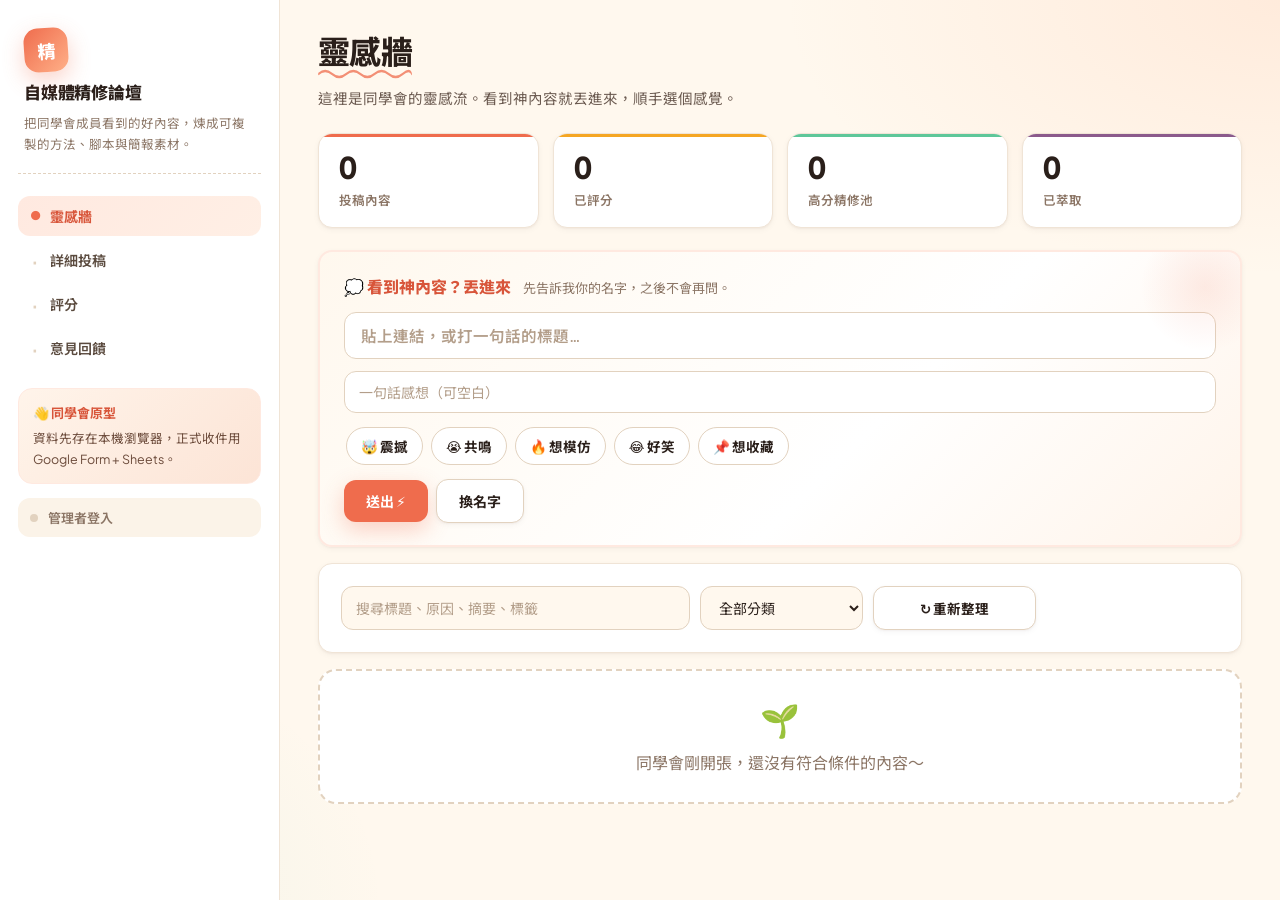
<file: index.html>
<!doctype html>
<html lang="zh-Hant">
<head>
  <meta charset="utf-8">
  <meta name="viewport" content="width=device-width, initial-scale=1">
  <title>自媒體精修論壇</title>
  <link rel="manifest" href="manifest.json">
  <meta name="theme-color" content="#ef6c4d">
  <meta name="mobile-web-app-capable" content="yes">
  <meta name="apple-mobile-web-app-capable" content="yes">
  <meta name="apple-mobile-web-app-title" content="精修">
  <link rel="apple-touch-icon" href="icons/icon-192.png">
  <link rel="icon" type="image/png" sizes="192x192" href="icons/icon-192.png">
  <link rel="preconnect" href="https://fonts.googleapis.com">
  <link rel="preconnect" href="https://fonts.gstatic.com" crossorigin>
  <link href="https://fonts.googleapis.com/css2?family=Plus+Jakarta+Sans:wght@400;500;600;700;800&family=Noto+Sans+TC:wght@400;500;700;900&display=swap" rel="stylesheet">
  <link rel="stylesheet" href="assets/styles.css">
</head>
<body>
  <div class="app-shell">
    <aside class="sidebar">
      <div class="brand">
        <div class="brand-mark">精</div>
        <h1>自媒體精修論壇</h1>
        <p>把同學會成員看到的好內容，煉成可複製的方法、腳本與簡報素材。</p>
      </div>

      <nav class="nav" aria-label="主要頁面">
        <button class="nav-btn active" data-view="pool">靈感牆</button>
        <button class="nav-btn" data-view="submit">詳細投稿</button>
        <button class="nav-btn" data-view="rate">評分</button>
        <button class="nav-btn" data-view="feedback">意見回饋</button>
        <button class="nav-btn" data-view="refine" data-admin-only>精修</button>
        <button class="nav-btn" data-view="handoff" data-admin-only>正式收件</button>
      </nav>

      <div class="side-note">
        <strong>👋 同學會原型</strong>
        資料先存在本機瀏覽器，正式收件用 Google Form + Sheets。
      </div>

      <div class="recent-active" id="recentActive" style="display:none;">
        <h4>最近活躍</h4>
        <div class="recent-list" id="recentList"></div>
      </div>

      <button class="admin-toggle" id="adminToggle" type="button">
        <span class="admin-dot" aria-hidden="true"></span>
        <span id="adminToggleLabel">管理者登入</span>
      </button>
    </aside>

    <main class="main">
      <div class="hot-banner" id="hotBanner" style="display:none;">
        <div class="hot-icon">✨</div>
        <div class="hot-text">
          <strong>本週最熱</strong>
          <span id="hotBannerText">—</span>
        </div>
        <button class="hot-cta" id="hotBannerCta" type="button">去看 →</button>
      </div>

      <header class="topbar">
        <div>
          <div class="title-wrap">
            <h2 id="viewTitle">靈感牆</h2>
            <svg class="squiggle" viewBox="0 0 400 14" preserveAspectRatio="none" fill="none" xmlns="http://www.w3.org/2000/svg" aria-hidden="true">
              <path d="M2 8 Q 30 2, 60 8 T 120 8 T 180 8 T 240 8 T 300 8 T 360 8 T 398 8" stroke="currentColor" stroke-width="2.5" stroke-linecap="round"/>
            </svg>
          </div>
          <p id="viewIntro">這裡是同學會的靈感流。看到神內容就丟進來，順手選個感覺。</p>
        </div>
        <div class="top-actions" data-admin-only>
          <button class="btn secondary" id="seedBtn">載入示範資料</button>
          <button class="btn secondary" id="exportBtn">匯出 JSON</button>
          <button class="btn secondary" id="importBtn">匯入 JSON</button>
          <button class="btn secondary" id="csvBtn">匯出表格 CSV</button>
          <button class="btn danger" id="clearBtn">清空本機</button>
          <input class="hidden" id="importFile" type="file" accept=".json,application/json">
        </div>
      </header>

      <section class="stats" aria-label="資料統計">
        <div class="stat"><strong id="statTotal">0</strong><span>投稿內容</span></div>
        <div class="stat"><strong id="statRated">0</strong><span>已評分</span></div>
        <div class="stat"><strong id="statHot">0</strong><span>高分精修池</span></div>
        <div class="stat"><strong id="statExtracted">0</strong><span>已萃取</span></div>
      </section>

      <section class="section" id="submit">
        <div class="grid-two">
          <form class="panel form-grid" id="submitForm">
            <label>內容標題
              <input id="titleInput" required
                placeholder="例：三秒 Hook 讓觀眾停下來的短影音拆解"
                data-rotate-placeholder='["例：三秒 Hook 讓觀眾停下來的短影音拆解","例：保險業務員的信任型短影音","例：把節稅做成故事的 Reels","例：開場一句話讓人想留言的留言鉤","例：用 7 秒講完一個保單觀念"]'>
            </label>
            <label>內容連結（可空白）
              <input id="urlInput" type="url" placeholder="https://...">
            </label>
            <label>投稿者
              <input id="authorInput" required placeholder="例：彥廷">
            </label>
            <label>我覺得它有料的原因
              <textarea id="reasonInput" required
                placeholder="它解決了哪個自媒體問題？哪一段值得同學會模仿？"
                data-rotate-placeholder='["它解決了哪個自媒體問題？哪一段值得同學會模仿？","這個 Hook 跟我看過的不一樣，記得收藏","受眾跟我的客戶很像，演算法應該能複製","這篇把抽象觀念用很短的故事說清楚了","作者用很白話的方式講複雜的事，值得學"]'></textarea>
            </label>
            <details class="more-options">
              <summary>更多選項（檔案、類型、補充摘要）</summary>
              <div class="more-options-body">
                <label>內容類型
                  <select id="typeInput">
                    <option>影片連結</option>
                    <option>文章連結</option>
                    <option>逐字稿</option>
                    <option>截圖摘要</option>
                    <option>手動筆記</option>
                  </select>
                </label>
                <label>上傳檔案（可選，可一次選多張）
                  <input id="fileInput" type="file" accept=".txt,.md,.pdf,image/*" multiple>
                </label>
                <label>補充摘要或逐字稿
                  <textarea id="notesInput" placeholder="可貼重點段落、逐字稿、你自己的觀察。"></textarea>
                </label>
              </div>
            </details>
            <div class="actions">
              <button class="btn" type="submit">建立內容卡</button>
              <button class="btn secondary" type="reset">清空表單</button>
            </div>
          </form>

          <div class="panel">
            <h3>分類規則</h3>
            <p class="summary">第一版用關鍵字模擬 AI 分類。未來只要替換分類助手，就能接 AI API，不用重寫整個網頁。</p>
            <div class="tags" id="categoryLegend"></div>
          </div>
        </div>
      </section>

      <section class="section active" id="pool">
        <div class="panel quick-submit-panel">
          <div class="quick-submit-header">
            <strong>💭 看到神內容？丟進來</strong>
            <span id="quickAuthorHint">先告訴我你的名字，之後不會再問。</span>
          </div>
          <div class="quick-submit-body">
            <input id="flashInput" placeholder="貼上連結，或打一句話的標題…"
              data-rotate-placeholder='["貼上連結，或打一句話的標題…","看到神Hook？貼這裡","這個短影音值得學","這個開場我想模仿"]'>
            <input id="flashReason" placeholder="一句話感想（可空白）">
            <div class="emotion-picker" id="emotionPicker">
              <button type="button" class="emotion-btn" data-emotion="震撼">🤯 震撼</button>
              <button type="button" class="emotion-btn" data-emotion="共鳴">😭 共鳴</button>
              <button type="button" class="emotion-btn" data-emotion="想模仿">🔥 想模仿</button>
              <button type="button" class="emotion-btn" data-emotion="好笑">😂 好笑</button>
              <button type="button" class="emotion-btn" data-emotion="想收藏">📌 想收藏</button>
            </div>
            <div class="quick-submit-actions">
              <button class="btn" id="flashSubmit" type="button">送出 ⚡</button>
              <button class="btn secondary" id="changeAuthorBtn" type="button">換名字</button>
            </div>
          </div>
        </div>

        <div class="panel">
          <div class="filters">
            <input id="searchInput" placeholder="搜尋標題、原因、摘要、標籤">
            <select id="categoryFilter"></select>
            <select id="statusFilter" data-admin-only></select>
            <select id="scoreFilter" data-admin-only>
              <option value="all">全部分數</option>
              <option value="hot">4 分以上</option>
              <option value="rated">已評分</option>
              <option value="unrated">未評分</option>
            </select>
            <button class="btn secondary" id="refreshBtn" type="button" title="從 Google Sheet 重新讀取">↻ 重新整理</button>
          </div>
        </div>
        <div class="content-list" id="poolList"></div>
      </section>

      <section class="section" id="rate">
        <div class="grid-two">
          <div class="panel">
            <label>選擇要評分的內容
              <select id="rateSelect"></select>
            </label>
            <form class="form-grid spacing-top" id="ratingForm">
              <div class="rating-simple" data-student-only>
                <label class="rating-box rating-box-wide">
                  <span>總印象（1–5 分）</span>
                  <input type="number" min="1" max="5" value="4" id="scoreSimple">
                </label>
                <p class="summary rating-hint">想看五個維度的細評？切換為管理者模式。</p>
              </div>
              <div class="rating-grid" data-admin-only>
                <label class="rating-box"><span>實用度</span><input type="number" min="1" max="5" value="4" id="scoreUseful"></label>
                <label class="rating-box"><span>可模仿度</span><input type="number" min="1" max="5" value="4" id="scoreCopy"></label>
                <label class="rating-box"><span>啟發度</span><input type="number" min="1" max="5" value="4" id="scoreInsight"></label>
                <label class="rating-box"><span>轉化潛力</span><input type="number" min="1" max="5" value="4" id="scoreConvert"></label>
                <label class="rating-box"><span>產業適配度</span><input type="number" min="1" max="5" value="4" id="scoreFit"></label>
              </div>
              <label>評分者
                <input id="ratingBy" placeholder="例：彥廷 / 同學 A">
              </label>
              <label>短評
                <textarea id="ratingComment" required placeholder="這個內容最值得被精修的地方是什麼？"></textarea>
              </label>
              <div class="actions">
                <button class="btn" type="submit">送出評分</button>
              </div>
            </form>
          </div>
          <div class="panel" id="ratePreview"></div>
        </div>
      </section>

      <section class="section" id="refine">
        <div class="extract-layout">
          <div class="panel">
            <h3>高分精修池</h3>
            <p class="summary">平均 4 分以上的內容會出現在這裡。選一筆後即可生成精修稿。</p>
            <div class="refine-list" id="refineList"></div>
          </div>
          <div class="panel">
            <div class="actions refine-actions">
              <button class="btn" id="extractBtn">萃取成方法庫</button>
              <button class="btn secondary" id="copyBtn">複製結果</button>
              <button class="btn secondary" id="downloadMdBtn">下載 MD</button>
              <button class="btn secondary" id="markDoneBtn">標記已萃取</button>
            </div>
            <pre class="output" id="extractOutput">請先從左側選擇一筆高分內容。</pre>
          </div>
        </div>
      </section>

      <section class="section" id="feedback">
        <div class="grid-two">
          <div class="panel">
            <h3>💬 跟我們說</h3>
            <p class="summary">哪裡卡卡的？哪裡可以改？貼一張截圖會更清楚。</p>
            <form class="form-grid spacing-top" id="feedbackForm">
              <label>描述問題或建議
                <textarea id="feedbackText" required placeholder="例：手機上閃投欄字體太小、希望有黑暗模式…"></textarea>
              </label>
              <label>截圖（可選）
                <input id="feedbackFile" type="file" accept="image/*">
              </label>
              <div class="actions">
                <button class="btn" type="submit">送出反饋</button>
              </div>
            </form>
          </div>
          <div class="panel">
            <h3>🗨️ 大家的反饋</h3>
            <p class="summary">管理者會在這裡回覆。</p>
            <div class="feedback-list" id="feedbackList"></div>
          </div>
        </div>
      </section>

      <section class="section" id="handoff">
        <div class="panel handoff">
          <h3>正式收件路線</h3>
          <p class="summary">明天如果要真的收到學員投稿，先用 Google Form 收件，Google Sheets 看資料；本頁原型負責展示未來產品長相。</p>
          <div class="handoff-grid">
            <article>
              <strong>今天已完成</strong>
              <p>本機原型、分類、評分、精修、JSON/CSV 匯出。</p>
            </article>
            <article>
              <strong>明天最穩</strong>
              <p>Google Form 收投稿，檔案上傳進 Google Drive，回覆集中到 Google Sheets。</p>
            </article>
            <article>
              <strong>下一版串接</strong>
              <p>把 storage.js 從 localStorage 換成 Google Sheets 或正式資料庫。</p>
            </article>
          </div>
          <h4>Google Form 欄位</h4>
          <div class="table-wrap">
            <table>
              <thead><tr><th>欄位</th><th>用途</th></tr></thead>
              <tbody id="schemaTable"></tbody>
            </table>
          </div>
        </div>
      </section>
    </main>
  </div>

  <div class="toast" id="toast" role="status" aria-live="polite"></div>
  <div class="confetti-host" id="confettiHost" aria-hidden="true"></div>
  <script type="module" src="src/app.js"></script>
  <script>
    if ('serviceWorker' in navigator) {
      window.addEventListener('load', () => {
        navigator.serviceWorker.register('sw.js').catch(err => console.warn('SW register failed:', err));
      });
    }
  </script>
</body>
</html>
</file>
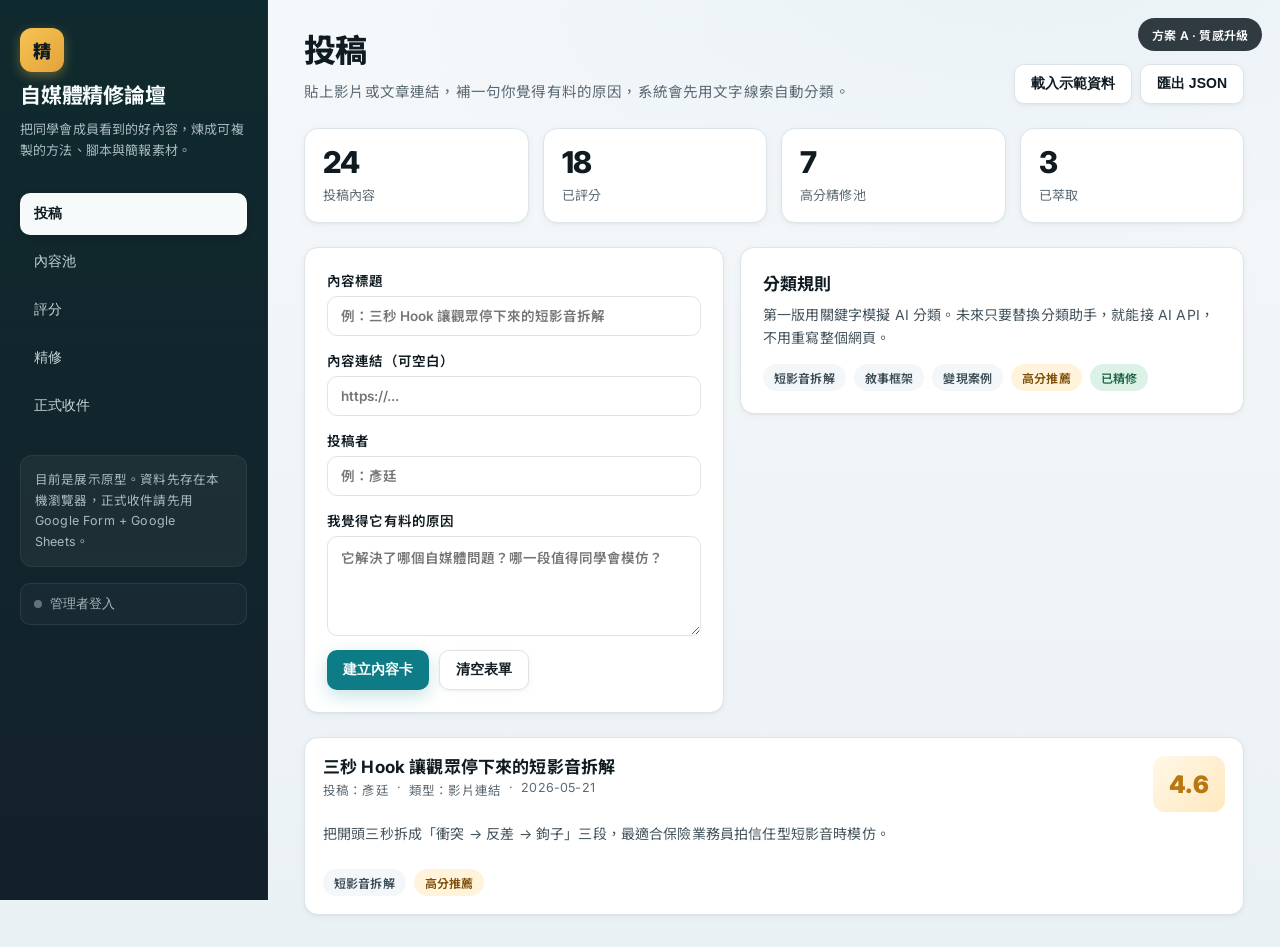
<file: preview/A-quality.html>
<!doctype html>
<html lang="zh-Hant">
<head>
<meta charset="utf-8">
<meta name="viewport" content="width=device-width, initial-scale=1">
<title>方案 A：質感升級｜自媒體精修論壇 預覽</title>
<link rel="preconnect" href="https://fonts.googleapis.com">
<link rel="preconnect" href="https://fonts.gstatic.com" crossorigin>
<link href="https://fonts.googleapis.com/css2?family=Inter:wght@400;500;600;700;800&family=Noto+Sans+TC:wght@400;500;700;900&display=swap" rel="stylesheet">
<style>
:root {
  --ink: #0f1a21;
  --muted: #5b6973;
  --line: #dde5ea;
  --soft: #f3f7f9;
  --panel: #ffffff;
  --accent: #0e7c86;
  --accent-dark: #095c64;
  --accent-soft: rgba(14,124,134,.10);
  --gold: #b87810;
  --shadow-sm: 0 1px 2px rgba(15,26,33,.04), 0 2px 8px rgba(15,26,33,.04);
  --shadow-md: 0 6px 16px rgba(15,26,33,.06), 0 12px 32px rgba(15,26,33,.06);
  --shadow-accent: 0 6px 18px rgba(14,124,134,.22);
  --radius: 14px;
  font-family: "Inter", "Noto Sans TC", "Microsoft JhengHei", system-ui, sans-serif;
}
* { box-sizing: border-box; }
body {
  margin: 0;
  color: var(--ink);
  background:
    radial-gradient(1200px 600px at 80% -10%, rgba(14,124,134,.06), transparent 60%),
    linear-gradient(180deg,#f5f8fb 0%,#eaf1f5 100%);
  min-height: 100vh;
  letter-spacing: .01em;
}
.app-shell {
  min-height: 100vh;
  display: grid;
  grid-template-columns: 268px minmax(0,1fr);
}
/* SIDEBAR */
.sidebar {
  background: linear-gradient(180deg,#0f2a2e 0%,#13202a 100%);
  color: #f6fbfc;
  padding: 28px 20px;
  position: sticky; top: 0;
  height: 100vh;
  border-right: 1px solid rgba(255,255,255,.04);
}
.brand { display: grid; gap: 10px; margin-bottom: 32px; }
.brand-mark {
  width: 44px; height: 44px;
  border-radius: 12px;
  display: grid; place-items: center;
  background: linear-gradient(135deg,#f6c453,#e3a23b);
  color: #0f1a21;
  font-weight: 900; font-size: 18px;
  box-shadow: 0 4px 12px rgba(246,196,83,.35);
}
.brand h1 { margin: 0; font-size: 21px; line-height: 1.3; font-weight: 700; letter-spacing: -.01em; }
.brand p { margin: 0; color: #a8b9c0; font-size: 13px; line-height: 1.6; }
.nav { display: grid; gap: 6px; }
.nav-btn {
  width: 100%; text-align: left;
  color: #c8d4d9; background: transparent;
  border: 1px solid transparent;
  border-radius: 10px;
  padding: 11px 13px;
  font-size: 14px; font-weight: 500;
  cursor: pointer;
  transition: background .15s ease, color .15s ease;
}
.nav-btn:hover { background: rgba(255,255,255,.04); color: #fff; }
.nav-btn.active {
  color: #0f1a21;
  background: #f7fafb;
  font-weight: 700;
  box-shadow: 0 2px 8px rgba(0,0,0,.15);
}
.side-note {
  margin-top: 28px;
  padding: 14px;
  border-radius: 12px;
  background: rgba(255,255,255,.05);
  border: 1px solid rgba(255,255,255,.06);
  color: #a8b9c0;
  font-size: 12.5px; line-height: 1.65;
}
.admin-toggle {
  margin-top: 16px;
  width: 100%;
  display: flex; align-items: center; gap: 8px;
  padding: 11px 13px;
  border-radius: 10px;
  background: rgba(255,255,255,.03);
  color: #a8b9c0;
  font-size: 13px;
  border: 1px solid rgba(255,255,255,.08);
  cursor: pointer;
}
.admin-dot { width: 8px; height: 8px; border-radius: 50%; background: #65717a; }

/* MAIN */
.main { padding: 32px 36px; display: grid; gap: 24px; align-content: start; min-width: 0; }
.topbar { display: grid; grid-template-columns: minmax(0,1fr) auto; gap: 16px; align-items: end; }
.topbar h2 { margin: 0; font-size: 32px; line-height: 1.2; font-weight: 800; letter-spacing: -.02em; }
.topbar p { margin: 10px 0 0; color: var(--muted); line-height: 1.65; max-width: 760px; font-size: 14.5px; }
.top-actions { display: flex; flex-wrap: wrap; gap: 8px; }

.btn {
  border: 0; cursor: pointer;
  border-radius: 10px;
  padding: 10px 16px;
  background: var(--accent);
  color: #fff;
  font-weight: 600; font-size: 14px;
  box-shadow: var(--shadow-accent);
  transition: transform .12s ease, box-shadow .12s ease, background .15s ease;
}
.btn:hover { background: var(--accent-dark); transform: translateY(-1px); box-shadow: 0 8px 22px rgba(14,124,134,.30); }
.btn.secondary {
  background: #fff;
  color: var(--ink);
  border: 1px solid var(--line);
  box-shadow: var(--shadow-sm);
}
.btn.secondary:hover { background: var(--soft); border-color: #c5d0d7; }

.stats { display: grid; grid-template-columns: repeat(4, minmax(130px,1fr)); gap: 14px; }
.stat {
  background: var(--panel);
  border: 1px solid var(--line);
  border-radius: var(--radius);
  padding: 18px;
  box-shadow: var(--shadow-sm);
  transition: transform .12s ease, box-shadow .15s ease;
}
.stat:hover { transform: translateY(-2px); box-shadow: var(--shadow-md); }
.stat strong { display: block; font-size: 30px; font-weight: 800; line-height: 1; letter-spacing: -.02em; font-family: "Inter", sans-serif; }
.stat span { display: block; color: var(--muted); margin-top: 8px; font-size: 13px; }

.grid-two { display: grid; grid-template-columns: minmax(320px,420px) minmax(0,1fr); gap: 16px; align-items: start; }
.panel {
  background: var(--panel);
  border: 1px solid var(--line);
  border-radius: var(--radius);
  padding: 22px;
  box-shadow: var(--shadow-sm);
}
.form-grid { display: grid; gap: 14px; }
label { display: grid; gap: 6px; color: var(--ink); font-weight: 600; font-size: 13.5px; }
input, textarea, select {
  width: 100%;
  border: 1px solid var(--line);
  border-radius: 10px;
  padding: 11px 13px;
  color: var(--ink);
  background: #fff;
  font: inherit;
  transition: border-color .15s ease, box-shadow .15s ease;
}
input:focus, textarea:focus, select:focus {
  outline: 0;
  border-color: var(--accent);
  box-shadow: 0 0 0 4px var(--accent-soft);
}
textarea { min-height: 100px; resize: vertical; line-height: 1.55; }
.actions { display: flex; gap: 10px; }

.panel h3 { margin: 0 0 8px; font-size: 17px; font-weight: 700; }
.summary { margin: 0; color: #44535c; line-height: 1.65; font-size: 14px; }

.tags { display: flex; flex-wrap: wrap; gap: 8px; margin-top: 14px; }
.pill {
  display: inline-flex; align-items: center;
  border-radius: 999px;
  padding: 5px 11px;
  background: var(--soft);
  color: #3c4c55;
  font-size: 12px;
  font-weight: 600;
}
.pill.hot { background: #fff3dc; color: #7d4e05; }
.pill.ready { background: #dcf2e6; color: #1f6846; }

.item-card {
  background: var(--panel);
  border: 1px solid var(--line);
  border-radius: var(--radius);
  padding: 18px;
  box-shadow: var(--shadow-sm);
  display: grid; gap: 10px;
  transition: transform .12s ease, box-shadow .15s ease;
}
.item-card:hover { transform: translateY(-2px); box-shadow: var(--shadow-md); }
.item-head { display: grid; grid-template-columns: minmax(0,1fr) auto; gap: 12px; align-items: start; }
.item-title { margin: 0; font-size: 17px; font-weight: 700; line-height: 1.4; }
.item-meta { display: flex; flex-wrap: wrap; gap: 8px; color: var(--muted); font-size: 12.5px; }
.score {
  min-width: 72px; min-height: 56px;
  display: grid; place-items: center;
  border-radius: 12px;
  background: linear-gradient(135deg,#fff7e8,#ffe9bf);
  color: var(--gold);
  font-weight: 900; font-size: 24px;
  font-family: "Inter", sans-serif;
}
.preview-tag {
  position: fixed; right: 18px; top: 18px;
  background: rgba(15,26,33,.85);
  color: #fff;
  padding: 8px 14px;
  border-radius: 999px;
  font-size: 12px;
  font-weight: 600;
  backdrop-filter: blur(8px);
  z-index: 99;
}
</style>
</head>
<body>
<div class="preview-tag">方案 A · 質感升級</div>
<div class="app-shell">
  <aside class="sidebar">
    <div class="brand">
      <div class="brand-mark">精</div>
      <h1>自媒體精修論壇</h1>
      <p>把同學會成員看到的好內容，煉成可複製的方法、腳本與簡報素材。</p>
    </div>
    <nav class="nav">
      <button class="nav-btn active">投稿</button>
      <button class="nav-btn">內容池</button>
      <button class="nav-btn">評分</button>
      <button class="nav-btn">精修</button>
      <button class="nav-btn">正式收件</button>
    </nav>
    <div class="side-note">目前是展示原型。資料先存在本機瀏覽器，正式收件請先用 Google Form + Google Sheets。</div>
    <button class="admin-toggle"><span class="admin-dot"></span><span>管理者登入</span></button>
  </aside>
  <main class="main">
    <header class="topbar">
      <div>
        <h2>投稿</h2>
        <p>貼上影片或文章連結，補一句你覺得有料的原因，系統會先用文字線索自動分類。</p>
      </div>
      <div class="top-actions">
        <button class="btn secondary">載入示範資料</button>
        <button class="btn secondary">匯出 JSON</button>
      </div>
    </header>

    <section class="stats">
      <div class="stat"><strong>24</strong><span>投稿內容</span></div>
      <div class="stat"><strong>18</strong><span>已評分</span></div>
      <div class="stat"><strong>7</strong><span>高分精修池</span></div>
      <div class="stat"><strong>3</strong><span>已萃取</span></div>
    </section>

    <div class="grid-two">
      <form class="panel form-grid">
        <label>內容標題
          <input placeholder="例：三秒 Hook 讓觀眾停下來的短影音拆解">
        </label>
        <label>內容連結（可空白）
          <input type="url" placeholder="https://...">
        </label>
        <label>投稿者
          <input placeholder="例：彥廷">
        </label>
        <label>我覺得它有料的原因
          <textarea placeholder="它解決了哪個自媒體問題？哪一段值得同學會模仿？"></textarea>
        </label>
        <div class="actions">
          <button class="btn" type="button">建立內容卡</button>
          <button class="btn secondary" type="button">清空表單</button>
        </div>
      </form>

      <div class="panel">
        <h3>分類規則</h3>
        <p class="summary">第一版用關鍵字模擬 AI 分類。未來只要替換分類助手，就能接 AI API，不用重寫整個網頁。</p>
        <div class="tags">
          <span class="pill">短影音拆解</span>
          <span class="pill">敘事框架</span>
          <span class="pill">變現案例</span>
          <span class="pill hot">高分推薦</span>
          <span class="pill ready">已精修</span>
        </div>
      </div>
    </div>

    <div class="item-card">
      <div class="item-head">
        <div>
          <h3 class="item-title">三秒 Hook 讓觀眾停下來的短影音拆解</h3>
          <div class="item-meta">
            <span>投稿：彥廷</span><span>·</span><span>類型：影片連結</span><span>·</span><span>2026-05-21</span>
          </div>
        </div>
        <div class="score">4.6</div>
      </div>
      <p class="summary">把開頭三秒拆成「衝突 → 反差 → 鉤子」三段，最適合保險業務員拍信任型短影音時模仿。</p>
      <div class="tags">
        <span class="pill">短影音拆解</span>
        <span class="pill hot">高分推薦</span>
      </div>
    </div>
  </main>
</div>
</body>
</html>
</file>
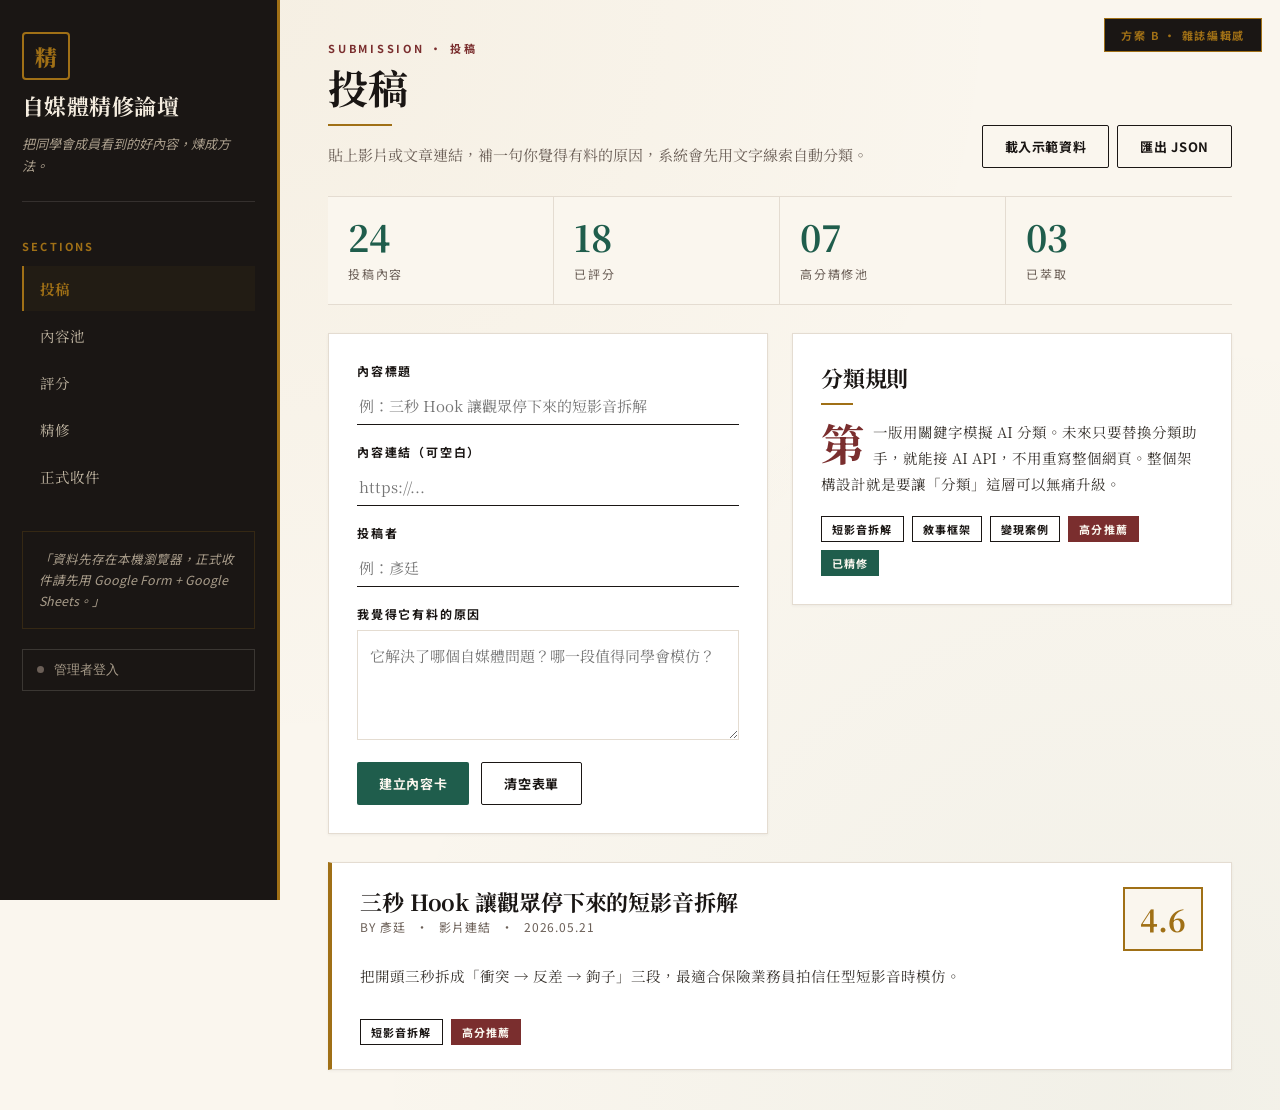
<file: preview/B-magazine.html>
<!doctype html>
<html lang="zh-Hant">
<head>
<meta charset="utf-8">
<meta name="viewport" content="width=device-width, initial-scale=1">
<title>方案 B：雜誌編輯感｜自媒體精修論壇 預覽</title>
<link rel="preconnect" href="https://fonts.googleapis.com">
<link rel="preconnect" href="https://fonts.gstatic.com" crossorigin>
<link href="https://fonts.googleapis.com/css2?family=Noto+Serif+TC:wght@400;500;700;900&family=Noto+Sans+TC:wght@400;500;700&family=Cormorant+Garamond:wght@500;600;700&display=swap" rel="stylesheet">
<style>
:root {
  --ink: #1a1614;
  --muted: #6b5f57;
  --line: #e4dcd1;
  --soft: #f3ede3;
  --cream: #faf6ee;
  --panel: #ffffff;
  --accent: #1f5d4c;
  --accent-dark: #154035;
  --gold: #a07016;
  --wine: #7a2e2e;
  --shadow-sm: 0 1px 3px rgba(26,22,20,.05);
  --shadow-md: 0 8px 24px rgba(26,22,20,.08);
  font-family: "Noto Sans TC", "Microsoft JhengHei", sans-serif;
}
* { box-sizing: border-box; }
body {
  margin: 0;
  color: var(--ink);
  background: var(--cream);
  background-image:
    radial-gradient(circle at 20% 0%, rgba(160,112,22,.05), transparent 50%),
    radial-gradient(circle at 90% 100%, rgba(31,93,76,.04), transparent 50%);
  min-height: 100vh;
}
.serif { font-family: "Noto Serif TC", "Cormorant Garamond", serif; }

.app-shell { min-height: 100vh; display: grid; grid-template-columns: 280px minmax(0,1fr); }

/* SIDEBAR — 炭黑 + 金色點綴 */
.sidebar {
  background: #1a1614;
  color: #f5ede0;
  padding: 32px 22px;
  position: sticky; top: 0;
  height: 100vh;
  border-right: 3px solid var(--gold);
}
.brand { display: grid; gap: 12px; margin-bottom: 36px; padding-bottom: 24px; border-bottom: 1px solid rgba(245,237,224,.12); }
.brand-mark {
  width: 48px; height: 48px;
  border-radius: 4px;
  display: grid; place-items: center;
  background: transparent;
  border: 2px solid var(--gold);
  color: var(--gold);
  font-family: "Noto Serif TC", serif;
  font-weight: 900; font-size: 22px;
}
.brand h1 {
  margin: 0;
  font-family: "Noto Serif TC", serif;
  font-size: 22px;
  line-height: 1.3;
  font-weight: 700;
  letter-spacing: .02em;
}
.brand p { margin: 0; color: #a89c8a; font-size: 13px; line-height: 1.7; font-style: italic; }

.nav-label {
  font-size: 11px;
  text-transform: uppercase;
  letter-spacing: .2em;
  color: var(--gold);
  margin-bottom: 12px;
  font-weight: 700;
}
.nav { display: grid; gap: 2px; }
.nav-btn {
  width: 100%; text-align: left;
  color: #c4b9a5; background: transparent;
  border: 0;
  border-left: 2px solid transparent;
  padding: 12px 14px 12px 16px;
  font-size: 14.5px;
  font-family: "Noto Serif TC", serif;
  cursor: pointer;
  transition: all .15s ease;
}
.nav-btn:hover { color: #f5ede0; border-left-color: rgba(160,112,22,.5); }
.nav-btn.active {
  color: var(--gold);
  border-left-color: var(--gold);
  font-weight: 700;
  background: rgba(160,112,22,.06);
}

.side-note {
  margin-top: 32px;
  padding: 16px;
  border: 1px solid rgba(160,112,22,.2);
  color: #a89c8a;
  font-size: 12.5px;
  line-height: 1.7;
  font-style: italic;
}
.admin-toggle {
  margin-top: 20px;
  width: 100%;
  display: flex; align-items: center; gap: 10px;
  padding: 11px 14px;
  background: transparent;
  color: #a89c8a;
  border: 1px solid rgba(245,237,224,.15);
  font-size: 13px;
  cursor: pointer;
}
.admin-dot { width: 7px; height: 7px; border-radius: 50%; background: #6b5f57; }

/* MAIN */
.main { padding: 40px 48px; display: grid; gap: 28px; align-content: start; min-width: 0; }
.topbar { display: grid; grid-template-columns: minmax(0,1fr) auto; gap: 20px; align-items: end; }
.kicker {
  font-size: 11px;
  text-transform: uppercase;
  letter-spacing: .25em;
  color: var(--wine);
  font-weight: 700;
  margin-bottom: 8px;
}
.topbar h2 {
  margin: 0;
  font-family: "Noto Serif TC", serif;
  font-size: 40px;
  line-height: 1.15;
  font-weight: 700;
  letter-spacing: -.01em;
}
.topbar h2::after {
  content: "";
  display: block;
  width: 64px; height: 2px;
  background: var(--gold);
  margin-top: 14px;
}
.topbar p {
  margin: 16px 0 0;
  color: var(--muted);
  line-height: 1.75;
  max-width: 720px;
  font-size: 15px;
  font-family: "Noto Serif TC", serif;
}
.top-actions { display: flex; flex-wrap: wrap; gap: 8px; }

.btn {
  border: 0; cursor: pointer;
  border-radius: 2px;
  padding: 11px 22px;
  background: var(--accent);
  color: #faf6ee;
  font-weight: 700;
  font-size: 13px;
  letter-spacing: .05em;
  font-family: "Noto Sans TC", sans-serif;
  transition: background .15s ease;
}
.btn:hover { background: var(--accent-dark); }
.btn.secondary {
  background: transparent;
  color: var(--ink);
  border: 1px solid var(--ink);
}
.btn.secondary:hover { background: var(--ink); color: var(--cream); }

.stats {
  display: grid;
  grid-template-columns: repeat(4, minmax(130px,1fr));
  gap: 0;
  border-top: 1px solid var(--line);
  border-bottom: 1px solid var(--line);
  background: var(--cream);
}
.stat {
  padding: 22px 20px;
  border-right: 1px solid var(--line);
}
.stat:last-child { border-right: 0; }
.stat strong {
  display: block;
  font-family: "Noto Serif TC", serif;
  font-size: 36px;
  font-weight: 700;
  line-height: 1;
  color: var(--accent);
}
.stat span {
  display: block;
  color: var(--muted);
  margin-top: 10px;
  font-size: 12px;
  letter-spacing: .15em;
  text-transform: uppercase;
}

.grid-two { display: grid; grid-template-columns: minmax(320px,440px) minmax(0,1fr); gap: 24px; align-items: start; }
.panel {
  background: var(--panel);
  border: 1px solid var(--line);
  padding: 28px;
  box-shadow: var(--shadow-sm);
}
.form-grid { display: grid; gap: 18px; }
label {
  display: grid; gap: 8px;
  color: var(--ink);
  font-weight: 700;
  font-size: 12px;
  letter-spacing: .15em;
  text-transform: uppercase;
}
input, textarea, select {
  width: 100%;
  border: 0;
  border-bottom: 1px solid var(--ink);
  border-radius: 0;
  padding: 8px 2px;
  color: var(--ink);
  background: transparent;
  font: inherit;
  font-family: "Noto Serif TC", serif;
  font-size: 15px;
  text-transform: none;
  letter-spacing: normal;
  font-weight: 400;
}
input:focus, textarea:focus, select:focus { outline: 0; border-bottom-color: var(--accent); border-bottom-width: 2px; }
textarea {
  border: 1px solid var(--line);
  padding: 12px;
  min-height: 110px;
  resize: vertical;
  line-height: 1.7;
}
.actions { display: flex; gap: 12px; margin-top: 4px; }

.panel h3 {
  margin: 0 0 6px;
  font-family: "Noto Serif TC", serif;
  font-size: 22px;
  font-weight: 700;
  letter-spacing: -.01em;
}
.panel h3::after {
  content: "";
  display: block;
  width: 32px; height: 2px;
  background: var(--gold);
  margin: 10px 0 14px;
}
.summary {
  margin: 0;
  color: #3a3530;
  line-height: 1.8;
  font-size: 14.5px;
  font-family: "Noto Serif TC", serif;
}
.dropcap::first-letter {
  font-family: "Noto Serif TC", serif;
  font-size: 3em;
  float: left;
  line-height: .9;
  padding: 4px 8px 0 0;
  color: var(--wine);
  font-weight: 700;
}

.tags { display: flex; flex-wrap: wrap; gap: 8px; margin-top: 18px; }
.pill {
  display: inline-flex; align-items: center;
  border-radius: 0;
  padding: 4px 10px;
  background: transparent;
  border: 1px solid var(--ink);
  color: var(--ink);
  font-size: 11px;
  font-weight: 700;
  letter-spacing: .1em;
  text-transform: uppercase;
}
.pill.hot { background: var(--wine); color: var(--cream); border-color: var(--wine); }
.pill.ready { background: var(--accent); color: var(--cream); border-color: var(--accent); }

.item-card {
  background: var(--panel);
  border: 1px solid var(--line);
  border-left: 4px solid var(--gold);
  padding: 24px 28px;
  box-shadow: var(--shadow-sm);
  display: grid; gap: 12px;
}
.item-head { display: grid; grid-template-columns: minmax(0,1fr) auto; gap: 16px; align-items: start; }
.item-title {
  margin: 0;
  font-family: "Noto Serif TC", serif;
  font-size: 22px;
  font-weight: 700;
  line-height: 1.4;
  letter-spacing: -.005em;
}
.item-meta { display: flex; flex-wrap: wrap; gap: 10px; color: var(--muted); font-size: 12px; letter-spacing: .08em; }
.score {
  min-width: 80px; min-height: 64px;
  display: grid; place-items: center;
  border: 2px solid var(--gold);
  background: var(--cream);
  color: var(--gold);
  font-family: "Noto Serif TC", serif;
  font-weight: 700; font-size: 30px;
}

.preview-tag {
  position: fixed; right: 18px; top: 18px;
  background: var(--ink);
  color: var(--gold);
  padding: 8px 16px;
  border: 1px solid var(--gold);
  font-size: 11px;
  font-weight: 700;
  letter-spacing: .15em;
  text-transform: uppercase;
  z-index: 99;
}
</style>
</head>
<body>
<div class="preview-tag">方案 B · 雜誌編輯感</div>
<div class="app-shell">
  <aside class="sidebar">
    <div class="brand">
      <div class="brand-mark">精</div>
      <h1>自媒體精修論壇</h1>
      <p>把同學會成員看到的好內容，煉成方法。</p>
    </div>
    <div class="nav-label">Sections</div>
    <nav class="nav">
      <button class="nav-btn active">投稿</button>
      <button class="nav-btn">內容池</button>
      <button class="nav-btn">評分</button>
      <button class="nav-btn">精修</button>
      <button class="nav-btn">正式收件</button>
    </nav>
    <div class="side-note">「資料先存在本機瀏覽器，正式收件請先用 Google Form + Google Sheets。」</div>
    <button class="admin-toggle"><span class="admin-dot"></span><span>管理者登入</span></button>
  </aside>
  <main class="main">
    <header class="topbar">
      <div>
        <div class="kicker">Submission · 投稿</div>
        <h2>投稿</h2>
        <p>貼上影片或文章連結，補一句你覺得有料的原因，系統會先用文字線索自動分類。</p>
      </div>
      <div class="top-actions">
        <button class="btn secondary">載入示範資料</button>
        <button class="btn secondary">匯出 JSON</button>
      </div>
    </header>

    <section class="stats">
      <div class="stat"><strong>24</strong><span>投稿內容</span></div>
      <div class="stat"><strong>18</strong><span>已評分</span></div>
      <div class="stat"><strong>07</strong><span>高分精修池</span></div>
      <div class="stat"><strong>03</strong><span>已萃取</span></div>
    </section>

    <div class="grid-two">
      <form class="panel form-grid">
        <label>內容標題
          <input placeholder="例：三秒 Hook 讓觀眾停下來的短影音拆解">
        </label>
        <label>內容連結（可空白）
          <input type="url" placeholder="https://...">
        </label>
        <label>投稿者
          <input placeholder="例：彥廷">
        </label>
        <label>我覺得它有料的原因
          <textarea placeholder="它解決了哪個自媒體問題？哪一段值得同學會模仿？"></textarea>
        </label>
        <div class="actions">
          <button class="btn" type="button">建立內容卡</button>
          <button class="btn secondary" type="button">清空表單</button>
        </div>
      </form>

      <div class="panel">
        <h3>分類規則</h3>
        <p class="summary dropcap">第一版用關鍵字模擬 AI 分類。未來只要替換分類助手，就能接 AI API，不用重寫整個網頁。整個架構設計就是要讓「分類」這層可以無痛升級。</p>
        <div class="tags">
          <span class="pill">短影音拆解</span>
          <span class="pill">敘事框架</span>
          <span class="pill">變現案例</span>
          <span class="pill hot">高分推薦</span>
          <span class="pill ready">已精修</span>
        </div>
      </div>
    </div>

    <div class="item-card">
      <div class="item-head">
        <div>
          <h3 class="item-title">三秒 Hook 讓觀眾停下來的短影音拆解</h3>
          <div class="item-meta">
            <span>BY 彥廷</span><span>·</span><span>影片連結</span><span>·</span><span>2026.05.21</span>
          </div>
        </div>
        <div class="score">4.6</div>
      </div>
      <p class="summary">把開頭三秒拆成「衝突 → 反差 → 鉤子」三段，最適合保險業務員拍信任型短影音時模仿。</p>
      <div class="tags">
        <span class="pill">短影音拆解</span>
        <span class="pill hot">高分推薦</span>
      </div>
    </div>
  </main>
</div>
</body>
</html>
</file>
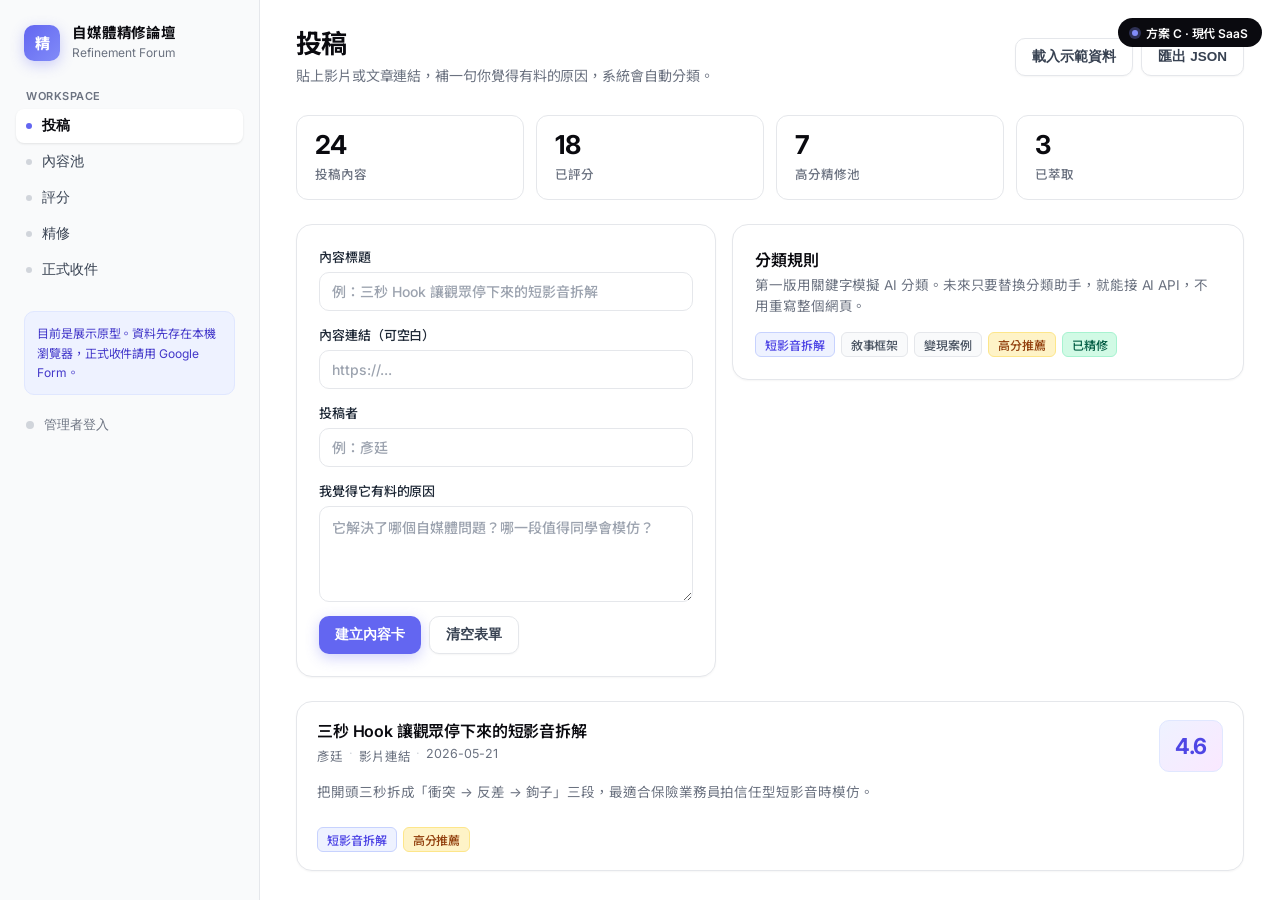
<file: preview/C-saas.html>
<!doctype html>
<html lang="zh-Hant">
<head>
<meta charset="utf-8">
<meta name="viewport" content="width=device-width, initial-scale=1">
<title>方案 C：現代 SaaS 風｜自媒體精修論壇 預覽</title>
<link rel="preconnect" href="https://fonts.googleapis.com">
<link rel="preconnect" href="https://fonts.gstatic.com" crossorigin>
<link href="https://fonts.googleapis.com/css2?family=Inter:wght@400;500;600;700;800&family=Noto+Sans+TC:wght@400;500;700&display=swap" rel="stylesheet">
<style>
:root {
  --ink: #0a0a0f;
  --muted: #6b7280;
  --line: #e5e7eb;
  --line-strong: #d1d5db;
  --soft: #f9fafb;
  --panel: #ffffff;
  --accent: #6366f1;
  --accent-dark: #4f46e5;
  --accent-soft: #eef2ff;
  --accent-vivid: #818cf8;
  --green: #10b981;
  --amber: #f59e0b;
  --radius: 12px;
  --radius-lg: 16px;
  --shadow-xs: 0 1px 2px rgba(10,10,15,.04);
  --shadow-sm: 0 1px 3px rgba(10,10,15,.06), 0 1px 2px rgba(10,10,15,.04);
  --shadow-md: 0 4px 12px rgba(10,10,15,.06), 0 2px 4px rgba(10,10,15,.04);
  --shadow-accent: 0 4px 14px rgba(99,102,241,.30);
  font-family: "Inter", "Noto Sans TC", system-ui, sans-serif;
}
* { box-sizing: border-box; }
body {
  margin: 0;
  color: var(--ink);
  background: var(--panel);
  min-height: 100vh;
  letter-spacing: -.005em;
  -webkit-font-smoothing: antialiased;
}
.app-shell { min-height: 100vh; display: grid; grid-template-columns: 260px minmax(0,1fr); }

/* SIDEBAR — 淺色反轉 */
.sidebar {
  background: var(--soft);
  color: var(--ink);
  padding: 24px 16px;
  position: sticky; top: 0;
  height: 100vh;
  border-right: 1px solid var(--line);
}
.brand { display: grid; grid-template-columns: 36px 1fr; gap: 12px; align-items: center; margin-bottom: 28px; padding: 0 8px; }
.brand-mark {
  width: 36px; height: 36px;
  border-radius: 10px;
  display: grid; place-items: center;
  background: linear-gradient(135deg, var(--accent), var(--accent-vivid));
  color: #fff;
  font-weight: 800; font-size: 15px;
  box-shadow: var(--shadow-accent);
}
.brand-text h1 { margin: 0; font-size: 14.5px; font-weight: 700; line-height: 1.2; letter-spacing: -.01em; }
.brand-text small { color: var(--muted); font-size: 12px; }

.nav-label {
  font-size: 11px;
  color: var(--muted);
  font-weight: 600;
  padding: 0 10px;
  margin: 0 0 6px;
  text-transform: uppercase;
  letter-spacing: .05em;
}
.nav { display: grid; gap: 2px; }
.nav-btn {
  width: 100%; text-align: left;
  color: #374151; background: transparent;
  border: 0;
  border-radius: 8px;
  padding: 8px 10px;
  font-size: 14px; font-weight: 500;
  cursor: pointer;
  transition: all .12s ease;
  display: flex; align-items: center; gap: 10px;
}
.nav-btn::before {
  content: ""; width: 6px; height: 6px;
  border-radius: 50%;
  background: var(--line-strong);
  flex-shrink: 0;
}
.nav-btn:hover { background: rgba(99,102,241,.06); color: var(--ink); }
.nav-btn:hover::before { background: var(--accent-vivid); }
.nav-btn.active {
  background: var(--panel);
  color: var(--ink);
  font-weight: 600;
  box-shadow: var(--shadow-sm);
}
.nav-btn.active::before { background: var(--accent); }

.side-note {
  margin: 24px 8px 0;
  padding: 12px;
  border-radius: 10px;
  background: var(--accent-soft);
  color: #4338ca;
  font-size: 12px; line-height: 1.6;
  border: 1px solid #e0e7ff;
}
.admin-toggle {
  margin: 12px 0 0;
  width: 100%;
  display: flex; align-items: center; gap: 10px;
  padding: 9px 10px;
  border-radius: 8px;
  background: transparent;
  color: var(--muted);
  border: 0;
  font-size: 13px;
  cursor: pointer;
  transition: background .12s ease;
}
.admin-toggle:hover { background: rgba(0,0,0,.04); }
.admin-dot { width: 8px; height: 8px; border-radius: 50%; background: var(--line-strong); }

/* MAIN */
.main { padding: 28px 36px; display: grid; gap: 24px; align-content: start; min-width: 0; }
.topbar { display: grid; grid-template-columns: minmax(0,1fr) auto; gap: 16px; align-items: center; padding-bottom: 4px; }
.topbar h2 { margin: 0; font-size: 26px; line-height: 1.2; font-weight: 700; letter-spacing: -.02em; }
.topbar p { margin: 6px 0 0; color: var(--muted); line-height: 1.55; max-width: 720px; font-size: 14px; }
.top-actions { display: flex; flex-wrap: wrap; gap: 8px; }

.btn {
  border: 0; cursor: pointer;
  border-radius: 10px;
  padding: 9px 16px;
  background: var(--accent);
  color: #fff;
  font-weight: 600; font-size: 13.5px;
  box-shadow: var(--shadow-accent);
  transition: all .12s ease;
  display: inline-flex; align-items: center; gap: 6px;
}
.btn:hover { background: var(--accent-dark); transform: translateY(-1px); box-shadow: 0 6px 18px rgba(79,70,229,.35); }
.btn.secondary {
  background: var(--panel);
  color: #374151;
  border: 1px solid var(--line);
  box-shadow: var(--shadow-xs);
}
.btn.secondary:hover { background: var(--soft); border-color: var(--line-strong); transform: translateY(-1px); }

.stats { display: grid; grid-template-columns: repeat(4, minmax(130px,1fr)); gap: 12px; }
.stat {
  background: var(--panel);
  border: 1px solid var(--line);
  border-radius: var(--radius);
  padding: 16px 18px;
  transition: all .12s ease;
  cursor: default;
  position: relative;
  overflow: hidden;
}
.stat:hover { border-color: var(--line-strong); box-shadow: var(--shadow-md); transform: translateY(-1px); }
.stat::after {
  content: "";
  position: absolute; left: 0; top: 0; bottom: 0;
  width: 3px;
  background: var(--accent);
  opacity: 0;
  transition: opacity .15s ease;
}
.stat:hover::after { opacity: 1; }
.stat strong { display: block; font-size: 26px; font-weight: 700; line-height: 1; letter-spacing: -.03em; }
.stat span { display: block; color: var(--muted); margin-top: 6px; font-size: 12.5px; font-weight: 500; }

.grid-two { display: grid; grid-template-columns: minmax(320px,420px) minmax(0,1fr); gap: 16px; align-items: start; }
.panel {
  background: var(--panel);
  border: 1px solid var(--line);
  border-radius: var(--radius-lg);
  padding: 22px;
  box-shadow: var(--shadow-xs);
}
.form-grid { display: grid; gap: 14px; }
label { display: grid; gap: 6px; color: #1f2937; font-weight: 500; font-size: 13px; }
input, textarea, select {
  width: 100%;
  border: 1px solid var(--line);
  border-radius: 10px;
  padding: 10px 12px;
  color: var(--ink);
  background: var(--panel);
  font: inherit;
  font-size: 14px;
  transition: all .12s ease;
}
input:hover, textarea:hover, select:hover { border-color: var(--line-strong); }
input:focus, textarea:focus, select:focus {
  outline: 0;
  border-color: var(--accent);
  box-shadow: 0 0 0 3px rgba(99,102,241,.15);
}
input::placeholder, textarea::placeholder { color: #9ca3af; }
textarea { min-height: 96px; resize: vertical; line-height: 1.55; }
.actions { display: flex; gap: 8px; }

.panel h3 { margin: 0 0 4px; font-size: 16px; font-weight: 600; letter-spacing: -.01em; }
.summary { margin: 0; color: var(--muted); line-height: 1.6; font-size: 13.5px; }

.tags { display: flex; flex-wrap: wrap; gap: 6px; margin-top: 14px; }
.pill {
  display: inline-flex; align-items: center; gap: 4px;
  border-radius: 6px;
  padding: 3px 9px;
  background: var(--soft);
  color: #4b5563;
  font-size: 12px;
  font-weight: 500;
  border: 1px solid var(--line);
}
.pill.hot { background: #fef3c7; color: #92400e; border-color: #fde68a; }
.pill.ready { background: #d1fae5; color: #065f46; border-color: #a7f3d0; }
.pill.accent { background: var(--accent-soft); color: var(--accent-dark); border-color: #c7d2fe; }

.item-card {
  background: var(--panel);
  border: 1px solid var(--line);
  border-radius: var(--radius-lg);
  padding: 18px 20px;
  box-shadow: var(--shadow-xs);
  display: grid; gap: 10px;
  transition: all .15s ease;
  cursor: pointer;
}
.item-card:hover { border-color: var(--accent); box-shadow: var(--shadow-md); }
.item-head { display: grid; grid-template-columns: minmax(0,1fr) auto; gap: 12px; align-items: start; }
.item-title { margin: 0; font-size: 16px; font-weight: 600; line-height: 1.4; letter-spacing: -.01em; }
.item-meta { display: flex; flex-wrap: wrap; gap: 6px; color: var(--muted); font-size: 12.5px; margin-top: 4px; }
.item-meta span.dot { color: var(--line-strong); }
.score {
  min-width: 64px; min-height: 52px;
  display: grid; place-items: center;
  border-radius: 10px;
  background: linear-gradient(135deg, var(--accent-soft), #fae8ff);
  color: var(--accent-dark);
  font-weight: 700; font-size: 22px;
  border: 1px solid #e0e7ff;
}

.preview-tag {
  position: fixed; right: 18px; top: 18px;
  background: var(--ink);
  color: #fff;
  padding: 6px 14px;
  border-radius: 999px;
  font-size: 12px;
  font-weight: 600;
  z-index: 99;
  display: inline-flex; align-items: center; gap: 8px;
}
.preview-tag::before {
  content: ""; width: 6px; height: 6px;
  border-radius: 50%;
  background: var(--accent-vivid);
  box-shadow: 0 0 0 3px rgba(129,140,248,.30);
}
</style>
</head>
<body>
<div class="preview-tag">方案 C · 現代 SaaS</div>
<div class="app-shell">
  <aside class="sidebar">
    <div class="brand">
      <div class="brand-mark">精</div>
      <div class="brand-text">
        <h1>自媒體精修論壇</h1>
        <small>Refinement Forum</small>
      </div>
    </div>
    <div class="nav-label">Workspace</div>
    <nav class="nav">
      <button class="nav-btn active">投稿</button>
      <button class="nav-btn">內容池</button>
      <button class="nav-btn">評分</button>
      <button class="nav-btn">精修</button>
      <button class="nav-btn">正式收件</button>
    </nav>
    <div class="side-note">目前是展示原型。資料先存在本機瀏覽器，正式收件請用 Google Form。</div>
    <button class="admin-toggle"><span class="admin-dot"></span><span>管理者登入</span></button>
  </aside>
  <main class="main">
    <header class="topbar">
      <div>
        <h2>投稿</h2>
        <p>貼上影片或文章連結，補一句你覺得有料的原因，系統會自動分類。</p>
      </div>
      <div class="top-actions">
        <button class="btn secondary">載入示範資料</button>
        <button class="btn secondary">匯出 JSON</button>
      </div>
    </header>

    <section class="stats">
      <div class="stat"><strong>24</strong><span>投稿內容</span></div>
      <div class="stat"><strong>18</strong><span>已評分</span></div>
      <div class="stat"><strong>7</strong><span>高分精修池</span></div>
      <div class="stat"><strong>3</strong><span>已萃取</span></div>
    </section>

    <div class="grid-two">
      <form class="panel form-grid">
        <label>內容標題
          <input placeholder="例：三秒 Hook 讓觀眾停下來的短影音拆解">
        </label>
        <label>內容連結（可空白）
          <input type="url" placeholder="https://...">
        </label>
        <label>投稿者
          <input placeholder="例：彥廷">
        </label>
        <label>我覺得它有料的原因
          <textarea placeholder="它解決了哪個自媒體問題？哪一段值得同學會模仿？"></textarea>
        </label>
        <div class="actions">
          <button class="btn" type="button">建立內容卡</button>
          <button class="btn secondary" type="button">清空表單</button>
        </div>
      </form>

      <div class="panel">
        <h3>分類規則</h3>
        <p class="summary">第一版用關鍵字模擬 AI 分類。未來只要替換分類助手，就能接 AI API，不用重寫整個網頁。</p>
        <div class="tags">
          <span class="pill accent">短影音拆解</span>
          <span class="pill">敘事框架</span>
          <span class="pill">變現案例</span>
          <span class="pill hot">高分推薦</span>
          <span class="pill ready">已精修</span>
        </div>
      </div>
    </div>

    <div class="item-card">
      <div class="item-head">
        <div>
          <h3 class="item-title">三秒 Hook 讓觀眾停下來的短影音拆解</h3>
          <div class="item-meta">
            <span>彥廷</span><span class="dot">·</span><span>影片連結</span><span class="dot">·</span><span>2026-05-21</span>
          </div>
        </div>
        <div class="score">4.6</div>
      </div>
      <p class="summary">把開頭三秒拆成「衝突 → 反差 → 鉤子」三段，最適合保險業務員拍信任型短影音時模仿。</p>
      <div class="tags">
        <span class="pill accent">短影音拆解</span>
        <span class="pill hot">高分推薦</span>
      </div>
    </div>
  </main>
</div>
</body>
</html>
</file>
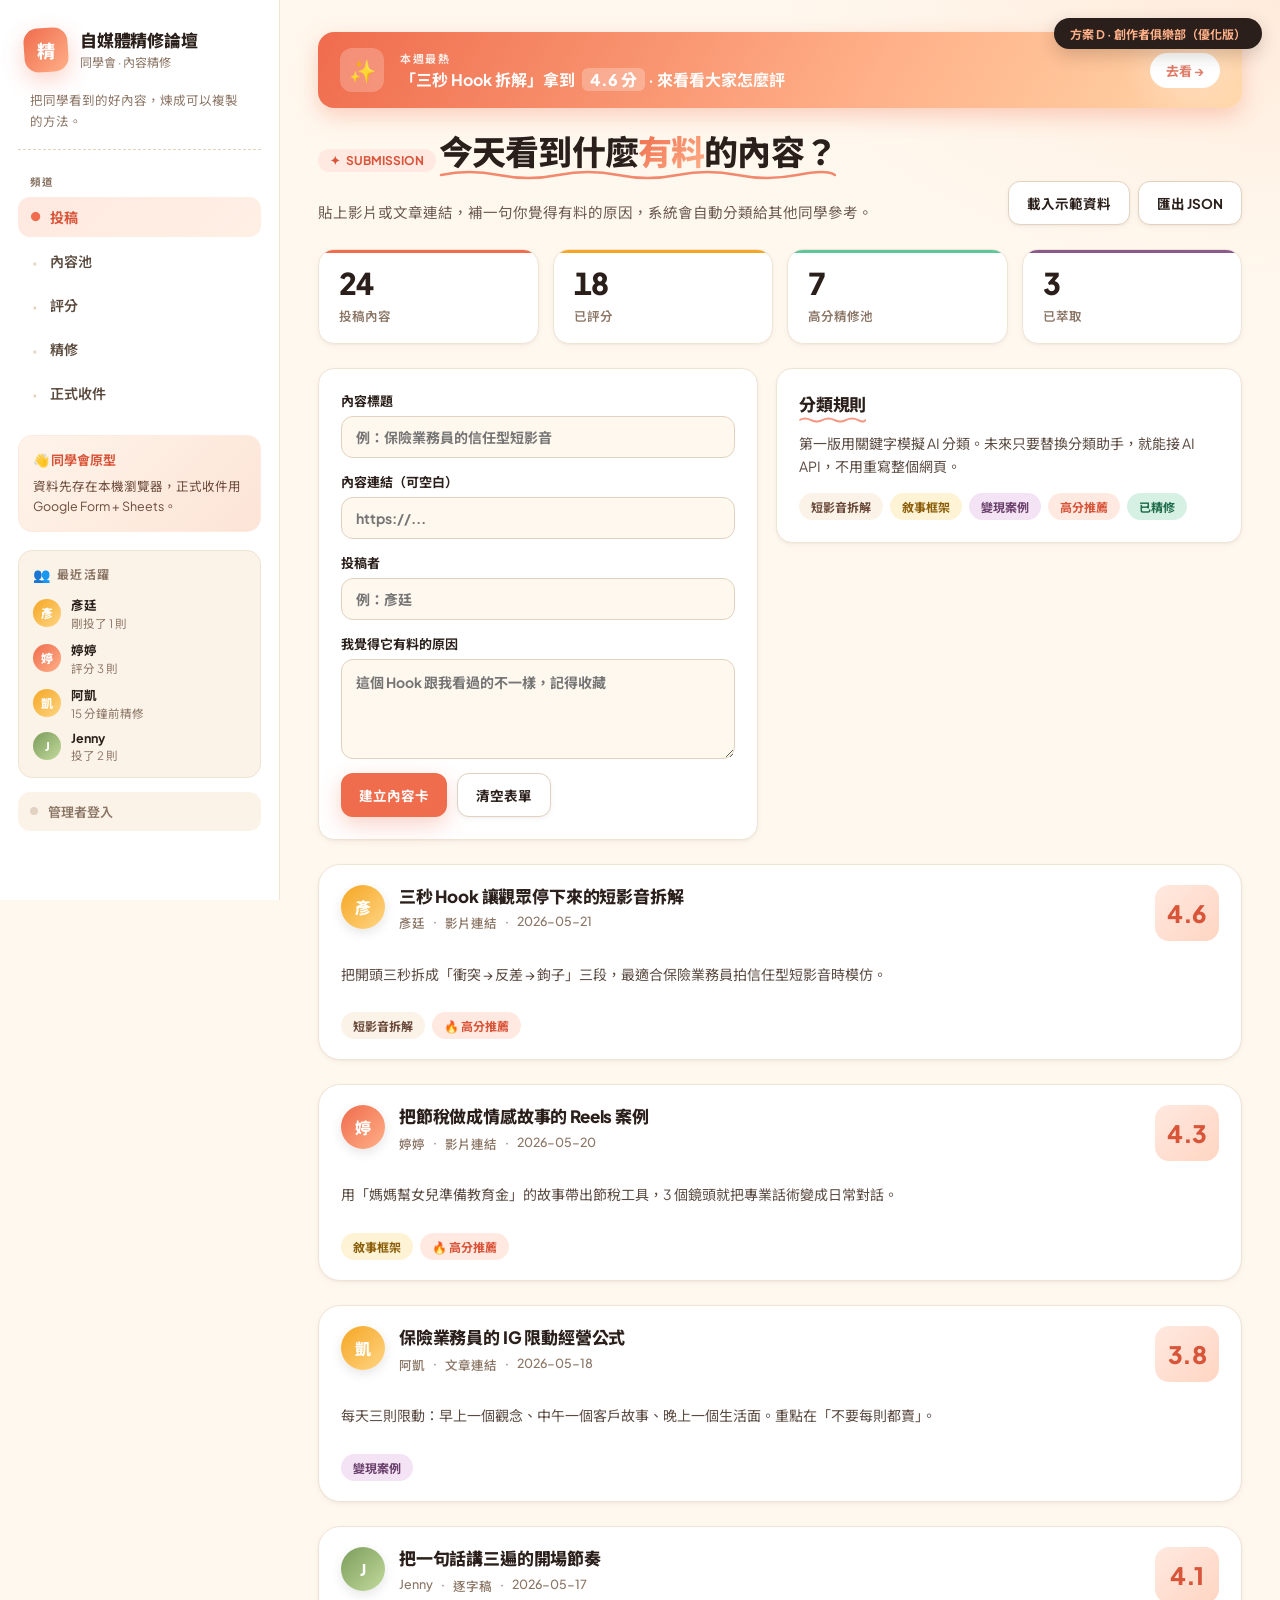
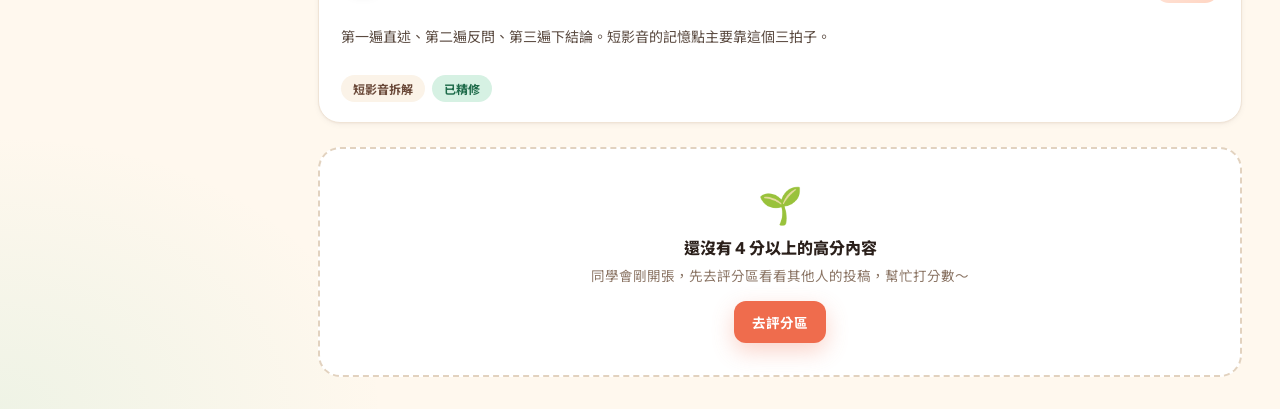
<file: preview/D-creator-club.html>
<!doctype html>
<html lang="zh-Hant">
<head>
<meta charset="utf-8">
<meta name="viewport" content="width=device-width, initial-scale=1">
<title>方案 D：創作者俱樂部（優化版）｜自媒體精修論壇 預覽</title>
<link rel="preconnect" href="https://fonts.googleapis.com">
<link rel="preconnect" href="https://fonts.gstatic.com" crossorigin>
<link href="https://fonts.googleapis.com/css2?family=Plus+Jakarta+Sans:wght@400;500;600;700;800&family=Noto+Sans+TC:wght@400;500;700;900&display=swap" rel="stylesheet">
<style>
:root {
  --ink: #2a1f1a;
  --muted: #8b7565;
  --line: #f0e4d6;
  --line-strong: #e2d2bf;
  --soft: #fbf3e8;
  --cream: #fff8ee;
  --panel: #ffffff;
  --coral: #ef6c4d;
  --coral-dark: #d8553a;
  --coral-soft: #ffe9e0;
  --peach: #ffb088;
  --mint: #5ec79a;
  --amber: #f5a623;
  --plum: #8b5a8c;
  --radius: 16px;
  --radius-lg: 22px;
  --shadow-sm: 0 2px 6px rgba(42,31,26,.04), 0 1px 2px rgba(42,31,26,.04);
  --shadow-md: 0 8px 24px rgba(42,31,26,.06), 0 3px 8px rgba(42,31,26,.04);
  --shadow-coral: 0 8px 22px rgba(239,108,77,.30);
  font-family: "Plus Jakarta Sans", "Noto Sans TC", "Microsoft JhengHei", sans-serif;
}
* { box-sizing: border-box; }
body {
  margin: 0;
  color: var(--ink);
  background: var(--cream);
  background-image:
    radial-gradient(900px 500px at 100% 0%, rgba(255,176,136,.18), transparent 55%),
    radial-gradient(700px 500px at 0% 100%, rgba(94,199,154,.10), transparent 55%);
  min-height: 100vh;
  -webkit-font-smoothing: antialiased;
}
.app-shell { min-height: 100vh; display: grid; grid-template-columns: 280px minmax(0,1fr); }

/* SIDEBAR */
.sidebar {
  background: var(--panel);
  color: var(--ink);
  padding: 24px 18px;
  position: sticky; top: 0;
  height: 100vh;
  border-right: 1px solid var(--line);
  display: flex;
  flex-direction: column;
  overflow-y: auto;
}
.brand { display: grid; gap: 10px; margin-bottom: 24px; padding: 4px 6px 18px; border-bottom: 1px dashed var(--line-strong); }
.brand-top { display: flex; align-items: center; gap: 12px; }
.brand-mark {
  width: 44px; height: 44px;
  border-radius: 14px;
  display: grid; place-items: center;
  background: linear-gradient(135deg, var(--coral), var(--peach));
  color: #fff;
  font-weight: 800; font-size: 18px;
  box-shadow: var(--shadow-coral);
  transform: rotate(-4deg);
}
.brand-mark span { transform: rotate(4deg); }
.brand h1 { margin: 0; font-size: 17px; font-weight: 800; line-height: 1.2; letter-spacing: -.01em; }
.brand-sub { color: var(--muted); font-size: 12px; margin-top: 2px; }
.brand p { margin: 8px 6px 0; color: var(--muted); font-size: 12.5px; line-height: 1.65; }

.nav-label {
  font-size: 10.5px;
  color: var(--muted);
  font-weight: 700;
  padding: 0 12px;
  margin: 0 0 8px;
  text-transform: uppercase;
  letter-spacing: .12em;
}
.nav { display: grid; gap: 4px; }
.nav-btn {
  width: 100%; text-align: left;
  color: #5a4a3e; background: transparent;
  border: 0;
  border-radius: 12px;
  padding: 10px 12px;
  font-size: 14px; font-weight: 600;
  cursor: pointer;
  transition: all .15s ease;
  display: flex; align-items: center; gap: 10px;
  font-family: inherit;
}
.nav-btn::before {
  content: "·"; font-size: 22px; line-height: 0;
  color: var(--line-strong);
  width: 10px; text-align: center;
}
.nav-btn:hover { background: var(--soft); color: var(--ink); }
.nav-btn.active {
  background: linear-gradient(135deg, var(--coral-soft), #ffefe5);
  color: var(--coral-dark);
  font-weight: 700;
}
.nav-btn.active::before { color: var(--coral); content: "●"; font-size: 12px; }

.side-card {
  margin-top: 22px;
  padding: 14px;
  border-radius: 14px;
  background: linear-gradient(135deg, #fff4ea, #fce4d6);
  border: 1px solid var(--coral-soft);
  font-size: 12.5px; line-height: 1.65;
  color: #6b4a3a;
}
.side-card strong { display: block; color: var(--coral-dark); font-size: 13px; margin-bottom: 4px; }

/* #10 最近活躍 */
.recent-active {
  margin-top: 18px;
  padding: 14px;
  border-radius: 14px;
  background: var(--soft);
  border: 1px solid var(--line);
}
.recent-active h4 {
  margin: 0 0 12px;
  font-size: 12px;
  font-weight: 700;
  color: var(--muted);
  letter-spacing: .1em;
  text-transform: uppercase;
  display: flex; align-items: center; gap: 6px;
}
.recent-active h4::before { content: "👥"; font-size: 14px; }
.recent-list { display: grid; gap: 9px; }
.recent-item {
  display: flex; align-items: center; gap: 10px;
  font-size: 12.5px;
}
.recent-item .mini-avatar {
  width: 28px; height: 28px; border-radius: 50%;
  display: grid; place-items: center;
  color: #fff; font-weight: 800; font-size: 12px;
  flex-shrink: 0;
}
.recent-item .recent-text { min-width: 0; flex: 1; }
.recent-item .recent-name { font-weight: 700; color: var(--ink); }
.recent-item .recent-action { color: var(--muted); font-size: 11.5px; margin-top: 1px; }

.admin-toggle {
  margin: 14px 0 0;
  width: 100%;
  display: flex; align-items: center; gap: 10px;
  padding: 10px 12px;
  border-radius: 12px;
  background: var(--soft);
  color: var(--muted);
  border: 0;
  font-size: 13px; font-weight: 600;
  cursor: pointer;
  font-family: inherit;
}
.admin-dot { width: 8px; height: 8px; border-radius: 50%; background: var(--line-strong); }

/* MAIN */
.main { padding: 32px 38px; display: grid; gap: 24px; align-content: start; min-width: 0; }

/* #7 本週熱投 banner */
.hot-banner {
  display: grid;
  grid-template-columns: auto minmax(0,1fr) auto;
  gap: 16px;
  align-items: center;
  padding: 16px 22px;
  border-radius: var(--radius);
  background: linear-gradient(120deg, var(--coral) 0%, var(--peach) 60%, #ffd6a8 100%);
  color: #fff;
  box-shadow: var(--shadow-coral);
  position: relative;
  overflow: hidden;
}
.hot-banner::after {
  content: "";
  position: absolute;
  top: -40px; right: -20px;
  width: 140px; height: 140px;
  background: radial-gradient(circle, rgba(255,255,255,.30), transparent 70%);
  pointer-events: none;
}
.hot-icon {
  width: 44px; height: 44px;
  border-radius: 12px;
  background: rgba(255,255,255,.22);
  display: grid; place-items: center;
  font-size: 22px;
  backdrop-filter: blur(8px);
}
.hot-text strong {
  display: block;
  font-size: 11px;
  font-weight: 700;
  letter-spacing: .15em;
  text-transform: uppercase;
  opacity: .85;
  margin-bottom: 3px;
}
.hot-text span {
  font-size: 16px;
  font-weight: 700;
  line-height: 1.35;
}
.hot-text em { font-style: normal; padding: 1px 8px; background: rgba(255,255,255,.25); border-radius: 6px; margin-left: 4px; font-weight: 800; }
.hot-cta {
  background: #fff;
  color: var(--coral-dark);
  border: 0;
  border-radius: 999px;
  padding: 8px 16px;
  font-size: 13px;
  font-weight: 700;
  cursor: pointer;
  font-family: inherit;
  white-space: nowrap;
  transition: transform .14s ease;
}
.hot-cta:hover { transform: translateY(-1px) scale(1.03); }

.topbar { display: grid; grid-template-columns: minmax(0,1fr) auto; gap: 16px; align-items: end; }
.kicker {
  display: inline-flex; align-items: center; gap: 6px;
  font-size: 12px; font-weight: 700;
  color: var(--coral-dark);
  background: var(--coral-soft);
  padding: 4px 12px;
  border-radius: 999px;
  margin-bottom: 10px;
}
.kicker::before { content: "✦"; }
.title-wrap { position: relative; display: inline-block; }
.topbar h2 {
  margin: 0;
  font-size: 34px; line-height: 1.15;
  font-weight: 800;
  letter-spacing: -.025em;
}
.topbar h2 em {
  font-style: normal;
  background: linear-gradient(135deg, var(--coral), var(--peach));
  -webkit-background-clip: text;
  background-clip: text;
  color: transparent;
  position: relative;
}
/* #5 手繪底線 */
.squiggle {
  position: absolute;
  left: 0; right: 0; bottom: -10px;
  width: 100%; height: 14px;
  pointer-events: none;
  color: var(--coral);
  opacity: .8;
}
.topbar p { margin: 18px 0 0; color: #6b5a50; line-height: 1.7; max-width: 720px; font-size: 14.5px; }
.top-actions { display: flex; flex-wrap: wrap; gap: 8px; }

.btn {
  border: 0; cursor: pointer;
  border-radius: 12px;
  padding: 11px 18px;
  background: var(--coral);
  color: #fff;
  font-weight: 700; font-size: 13.5px;
  box-shadow: var(--shadow-coral);
  transition: all .14s ease;
  font-family: inherit;
}
.btn:hover { background: var(--coral-dark); transform: translateY(-1px); box-shadow: 0 10px 26px rgba(239,108,77,.38); }
.btn.secondary {
  background: var(--panel);
  color: var(--ink);
  border: 1px solid var(--line-strong);
  box-shadow: var(--shadow-sm);
}
.btn.secondary:hover { background: var(--soft); transform: translateY(-1px); }

.stats { display: grid; grid-template-columns: repeat(4, minmax(130px,1fr)); gap: 14px; }
.stat {
  background: var(--panel);
  border: 1px solid var(--line);
  border-radius: var(--radius);
  padding: 18px 20px;
  box-shadow: var(--shadow-sm);
  position: relative;
  overflow: hidden;
  transition: transform .14s ease, box-shadow .14s ease;
}
.stat:nth-child(1)::before { background: var(--coral); }
.stat:nth-child(2)::before { background: var(--amber); }
.stat:nth-child(3)::before { background: var(--mint); }
.stat:nth-child(4)::before { background: var(--plum); }
.stat::before {
  content: "";
  position: absolute; top: 0; left: 0; right: 0; height: 3px;
  background: var(--coral);
}
.stat:hover { transform: translateY(-2px); box-shadow: var(--shadow-md); }
.stat strong { display: block; font-size: 30px; font-weight: 800; line-height: 1; letter-spacing: -.02em; font-variant-numeric: tabular-nums; }
.stat span { display: block; color: var(--muted); margin-top: 8px; font-size: 12.5px; font-weight: 600; }

.grid-two { display: grid; grid-template-columns: minmax(320px,440px) minmax(0,1fr); gap: 18px; align-items: start; }
.panel {
  background: var(--panel);
  border: 1px solid var(--line);
  border-radius: var(--radius);
  padding: 22px;
  box-shadow: var(--shadow-sm);
}
.form-grid { display: grid; gap: 14px; }
label { display: grid; gap: 6px; color: var(--ink); font-weight: 700; font-size: 13px; }
input, textarea, select {
  width: 100%;
  border: 1px solid var(--line-strong);
  border-radius: 12px;
  padding: 11px 14px;
  color: var(--ink);
  background: var(--cream);
  font: inherit;
  font-size: 14px;
  transition: all .14s ease;
}
input:focus, textarea:focus, select:focus {
  outline: 0;
  border-color: var(--coral);
  background: #fff;
  box-shadow: 0 0 0 4px var(--coral-soft);
}
textarea { min-height: 100px; resize: vertical; line-height: 1.6; }
.actions { display: flex; gap: 10px; flex-wrap: wrap; }

.panel-title-wrap { position: relative; display: inline-block; margin-bottom: 6px; }
.panel h3 { margin: 0; font-size: 17px; font-weight: 800; letter-spacing: -.01em; }
.panel-squiggle {
  position: absolute;
  left: 0; right: 0; bottom: -8px;
  width: 100%; height: 8px;
  pointer-events: none;
  color: var(--coral);
  opacity: .7;
}
.summary { margin: 10px 0 0; color: #5a4a40; line-height: 1.7; font-size: 14px; }

.tags { display: flex; flex-wrap: wrap; gap: 7px; margin-top: 14px; }
.pill {
  display: inline-flex; align-items: center; gap: 5px;
  border-radius: 999px;
  padding: 5px 12px;
  background: var(--soft);
  color: #6b4a3a;
  font-size: 12px;
  font-weight: 700;
}
.pill.hot { background: var(--coral-soft); color: var(--coral-dark); }
.pill.ready { background: #d6f1e3; color: #1e6b4a; }
.pill.amber { background: #fef3d4; color: #8c5e0a; }
.pill.plum { background: #f3e3f4; color: #6a3f6c; }

.item-card {
  background: var(--panel);
  border: 1px solid var(--line);
  border-radius: var(--radius-lg);
  padding: 20px 22px;
  box-shadow: var(--shadow-sm);
  display: grid; gap: 12px;
  transition: transform .18s cubic-bezier(.34,1.56,.64,1), box-shadow .18s ease, border-color .18s ease;
}
/* #1 卡片便利貼歪頭 */
.item-card:hover { transform: rotate(-0.6deg) translateY(-3px); box-shadow: var(--shadow-md); border-color: var(--peach); }
.item-card:nth-child(2n):hover { transform: rotate(0.5deg) translateY(-3px); }
.item-card:nth-child(3n):hover { transform: rotate(-0.3deg) translateY(-3px); }

.item-head { display: grid; grid-template-columns: 44px minmax(0,1fr) auto; gap: 14px; align-items: start; }
.avatar {
  width: 44px; height: 44px;
  border-radius: 50%;
  color: #fff;
  display: grid; place-items: center;
  font-weight: 800; font-size: 16px;
  box-shadow: 0 4px 12px rgba(0,0,0,.10);
  background: linear-gradient(135deg, var(--coral), var(--peach));
}
.item-title-block { min-width: 0; }
.item-title { margin: 0; font-size: 17px; font-weight: 800; line-height: 1.4; letter-spacing: -.01em; }
.item-meta { display: flex; flex-wrap: wrap; gap: 8px; color: var(--muted); font-size: 12.5px; margin-top: 5px; font-weight: 500; }
.score {
  min-width: 64px; min-height: 56px;
  display: grid; place-items: center;
  border-radius: 14px;
  background: linear-gradient(135deg, var(--coral-soft), #ffd5c2);
  color: var(--coral-dark);
  font-weight: 900; font-size: 24px;
  letter-spacing: -.02em;
  position: relative;
}
/* #2 score 分數呼吸 */
.score::before {
  content: "";
  position: absolute;
  inset: -4px;
  border-radius: 18px;
  border: 2px solid var(--coral);
  opacity: 0;
  animation: scorePulse 2.8s ease-out infinite;
  pointer-events: none;
}
@keyframes scorePulse {
  0% { transform: scale(.92); opacity: 0; }
  40% { opacity: .35; }
  100% { transform: scale(1.18); opacity: 0; }
}

/* #6 空狀態 */
.empty-state {
  background: var(--panel);
  border: 2px dashed var(--line-strong);
  border-radius: var(--radius-lg);
  padding: 32px 24px;
  text-align: center;
  color: var(--muted);
}
.empty-state .empty-icon { font-size: 36px; margin-bottom: 8px; display: block; }
.empty-state h4 { margin: 0 0 6px; font-size: 16px; font-weight: 800; color: var(--ink); }
.empty-state p { margin: 0; font-size: 13.5px; line-height: 1.65; }
.empty-state .btn { margin-top: 14px; }

.preview-tag {
  position: fixed; right: 18px; top: 18px;
  background: var(--ink);
  color: var(--peach);
  padding: 7px 16px;
  border-radius: 999px;
  font-size: 12px;
  font-weight: 700;
  z-index: 99;
  box-shadow: 0 6px 18px rgba(42,31,26,.20);
}

/* #8 confetti container */
.confetti-host { position: fixed; inset: 0; pointer-events: none; z-index: 9998; }
.toast {
  position: fixed;
  right: 24px; bottom: 24px;
  background: var(--ink);
  color: #fff;
  padding: 14px 20px;
  border-radius: 14px;
  box-shadow: 0 12px 32px rgba(42,31,26,.25);
  font-size: 14px;
  font-weight: 600;
  opacity: 0;
  transform: translateY(12px);
  transition: opacity .25s ease, transform .25s ease;
  pointer-events: none;
  z-index: 9999;
  display: flex; align-items: center; gap: 10px;
}
.toast.show { opacity: 1; transform: translateY(0); }
.toast .toast-icon { font-size: 18px; }
</style>
</head>
<body>
<div class="preview-tag">方案 D · 創作者俱樂部（優化版）</div>
<div class="confetti-host" id="confettiHost"></div>
<div class="toast" id="toast"><span class="toast-icon">🎉</span><span id="toastMsg">投稿成功！</span></div>

<div class="app-shell">
  <aside class="sidebar">
    <div class="brand">
      <div class="brand-top">
        <div class="brand-mark"><span>精</span></div>
        <div>
          <h1>自媒體精修論壇</h1>
          <div class="brand-sub">同學會 · 內容精修</div>
        </div>
      </div>
      <p>把同學看到的好內容，煉成可以複製的方法。</p>
    </div>
    <div class="nav-label">頻道</div>
    <nav class="nav">
      <button class="nav-btn active">投稿</button>
      <button class="nav-btn">內容池</button>
      <button class="nav-btn">評分</button>
      <button class="nav-btn">精修</button>
      <button class="nav-btn">正式收件</button>
    </nav>
    <div class="side-card">
      <strong>👋 同學會原型</strong>
      資料先存在本機瀏覽器，正式收件用 Google Form + Sheets。
    </div>

    <div class="recent-active">
      <h4>最近活躍</h4>
      <div class="recent-list">
        <div class="recent-item">
          <div class="mini-avatar" data-name="彥廷">彥</div>
          <div class="recent-text">
            <div class="recent-name">彥廷</div>
            <div class="recent-action">剛投了 1 則</div>
          </div>
        </div>
        <div class="recent-item">
          <div class="mini-avatar" data-name="婷婷">婷</div>
          <div class="recent-text">
            <div class="recent-name">婷婷</div>
            <div class="recent-action">評分 3 則</div>
          </div>
        </div>
        <div class="recent-item">
          <div class="mini-avatar" data-name="阿凱">凱</div>
          <div class="recent-text">
            <div class="recent-name">阿凱</div>
            <div class="recent-action">15 分鐘前精修</div>
          </div>
        </div>
        <div class="recent-item">
          <div class="mini-avatar" data-name="Jenny">J</div>
          <div class="recent-text">
            <div class="recent-name">Jenny</div>
            <div class="recent-action">投了 2 則</div>
          </div>
        </div>
      </div>
    </div>

    <button class="admin-toggle"><span class="admin-dot"></span><span>管理者登入</span></button>
  </aside>

  <main class="main">
    <!-- #7 本週熱投 banner -->
    <div class="hot-banner">
      <div class="hot-icon">✨</div>
      <div class="hot-text">
        <strong>本週最熱</strong>
        <span>「三秒 Hook 拆解」拿到 <em>4.6 分</em> · 來看看大家怎麼評</span>
      </div>
      <button class="hot-cta">去看 →</button>
    </div>

    <header class="topbar">
      <div>
        <span class="kicker">SUBMISSION</span>
        <div class="title-wrap">
          <h2>今天看到什麼<em>有料</em>的內容？</h2>
          <svg class="squiggle" viewBox="0 0 400 14" preserveAspectRatio="none" fill="none" xmlns="http://www.w3.org/2000/svg">
            <path d="M2 8 Q 30 2, 60 8 T 120 8 T 180 8 T 240 8 T 300 8 T 360 8 T 398 8" stroke="currentColor" stroke-width="2.5" stroke-linecap="round"/>
          </svg>
        </div>
        <p>貼上影片或文章連結，補一句你覺得有料的原因，系統會自動分類給其他同學參考。</p>
      </div>
      <div class="top-actions">
        <button class="btn secondary">載入示範資料</button>
        <button class="btn secondary">匯出 JSON</button>
      </div>
    </header>

    <section class="stats">
      <div class="stat"><strong data-target="24">0</strong><span>投稿內容</span></div>
      <div class="stat"><strong data-target="18">0</strong><span>已評分</span></div>
      <div class="stat"><strong data-target="7">0</strong><span>高分精修池</span></div>
      <div class="stat"><strong data-target="3">0</strong><span>已萃取</span></div>
    </section>

    <div class="grid-two">
      <form class="panel form-grid" id="submitForm">
        <label>內容標題
          <input id="titleInput" data-rotate-placeholder='["例：三秒 Hook 讓觀眾停下來的短影音拆解","例：保險業務員的信任型短影音","例：把節稅做成故事的 Reels","例：開場一句話讓人想留言的留言鉤","例：用 7 秒講完一個保單觀念"]'>
        </label>
        <label>內容連結（可空白）
          <input type="url" placeholder="https://...">
        </label>
        <label>投稿者
          <input placeholder="例：彥廷">
        </label>
        <label>我覺得它有料的原因
          <textarea id="reasonInput" data-rotate-placeholder='["它解決了哪個自媒體問題？哪一段值得同學會模仿？","這個 Hook 跟我看過的不一樣，記得收藏","受眾跟我的客戶很像，演算法應該能複製","這篇把抽象觀念用很短的故事說清楚了","作者用很白話的方式講複雜的事，值得學"]'></textarea>
        </label>
        <div class="actions">
          <button class="btn" type="button" id="submitBtn">建立內容卡</button>
          <button class="btn secondary" type="button">清空表單</button>
        </div>
      </form>

      <div class="panel">
        <div class="panel-title-wrap">
          <h3>分類規則</h3>
          <svg class="panel-squiggle" viewBox="0 0 200 8" preserveAspectRatio="none" fill="none" xmlns="http://www.w3.org/2000/svg">
            <path d="M2 4 Q 18 1, 35 4 T 70 4 T 105 4 T 140 4 T 175 4 T 198 4" stroke="currentColor" stroke-width="2" stroke-linecap="round"/>
          </svg>
        </div>
        <p class="summary">第一版用關鍵字模擬 AI 分類。未來只要替換分類助手，就能接 AI API，不用重寫整個網頁。</p>
        <div class="tags">
          <span class="pill">短影音拆解</span>
          <span class="pill amber">敘事框架</span>
          <span class="pill plum">變現案例</span>
          <span class="pill hot">高分推薦</span>
          <span class="pill ready">已精修</span>
        </div>
      </div>
    </div>

    <!-- 內容池預覽 — 多張卡示範頭像 hash 配色 + 便利貼歪頭 -->
    <div class="item-card">
      <div class="item-head">
        <div class="avatar" data-name="彥廷">彥</div>
        <div class="item-title-block">
          <h3 class="item-title">三秒 Hook 讓觀眾停下來的短影音拆解</h3>
          <div class="item-meta">
            <span>彥廷</span><span>·</span><span>影片連結</span><span>·</span><span>2026-05-21</span>
          </div>
        </div>
        <div class="score">4.6</div>
      </div>
      <p class="summary">把開頭三秒拆成「衝突 → 反差 → 鉤子」三段，最適合保險業務員拍信任型短影音時模仿。</p>
      <div class="tags">
        <span class="pill">短影音拆解</span>
        <span class="pill hot">🔥 高分推薦</span>
      </div>
    </div>

    <div class="item-card">
      <div class="item-head">
        <div class="avatar" data-name="婷婷">婷</div>
        <div class="item-title-block">
          <h3 class="item-title">把節稅做成情感故事的 Reels 案例</h3>
          <div class="item-meta">
            <span>婷婷</span><span>·</span><span>影片連結</span><span>·</span><span>2026-05-20</span>
          </div>
        </div>
        <div class="score">4.3</div>
      </div>
      <p class="summary">用「媽媽幫女兒準備教育金」的故事帶出節稅工具，3 個鏡頭就把專業話術變成日常對話。</p>
      <div class="tags">
        <span class="pill amber">敘事框架</span>
        <span class="pill hot">🔥 高分推薦</span>
      </div>
    </div>

    <div class="item-card">
      <div class="item-head">
        <div class="avatar" data-name="阿凱">凱</div>
        <div class="item-title-block">
          <h3 class="item-title">保險業務員的 IG 限動經營公式</h3>
          <div class="item-meta">
            <span>阿凱</span><span>·</span><span>文章連結</span><span>·</span><span>2026-05-18</span>
          </div>
        </div>
        <div class="score">3.8</div>
      </div>
      <p class="summary">每天三則限動：早上一個觀念、中午一個客戶故事、晚上一個生活面。重點在「不要每則都賣」。</p>
      <div class="tags">
        <span class="pill plum">變現案例</span>
      </div>
    </div>

    <div class="item-card">
      <div class="item-head">
        <div class="avatar" data-name="Jenny">J</div>
        <div class="item-title-block">
          <h3 class="item-title">把一句話講三遍的開場節奏</h3>
          <div class="item-meta">
            <span>Jenny</span><span>·</span><span>逐字稿</span><span>·</span><span>2026-05-17</span>
          </div>
        </div>
        <div class="score">4.1</div>
      </div>
      <p class="summary">第一遍直述、第二遍反問、第三遍下結論。短影音的記憶點主要靠這個三拍子。</p>
      <div class="tags">
        <span class="pill">短影音拆解</span>
        <span class="pill ready">已精修</span>
      </div>
    </div>

    <!-- #6 空狀態示範 -->
    <div class="empty-state">
      <span class="empty-icon">🌱</span>
      <h4>還沒有 4 分以上的高分內容</h4>
      <p>同學會剛開張，先去評分區看看其他人的投稿，幫忙打分數～</p>
      <button class="btn">去評分區</button>
    </div>

  </main>
</div>

<script>
// #9 頭像配色 hash
const palettes = [
  ['#ef6c4d', '#ffb088'],  // coral-peach
  ['#5ec79a', '#a7e6c4'],  // mint
  ['#f5a623', '#ffd584'],  // amber
  ['#8b5a8c', '#d4a3d5'],  // plum
  ['#4a90c9', '#88c0e8'],  // sky
  ['#e85a8c', '#ffa3c2'],  // pink
  ['#7c9c5c', '#c2db9c'],  // olive
  ['#d97757', '#f0a884'],  // terracotta
];
function hashName(name) {
  if (!name) return palettes[0];
  let h = 0;
  for (let i = 0; i < name.length; i++) h = (h * 31 + name.charCodeAt(i)) >>> 0;
  return palettes[h % palettes.length];
}
function paintAvatars() {
  document.querySelectorAll('[data-name]').forEach(el => {
    const [c1, c2] = hashName(el.dataset.name);
    el.style.background = `linear-gradient(135deg, ${c1}, ${c2})`;
  });
}

// #3 stat 數字跳動
function countUp() {
  document.querySelectorAll('.stat strong[data-target]').forEach(el => {
    const target = parseInt(el.dataset.target, 10);
    const duration = 900;
    const start = performance.now();
    function tick(now) {
      const p = Math.min(1, (now - start) / duration);
      const eased = 1 - Math.pow(1 - p, 3);
      el.textContent = Math.round(target * eased);
      if (p < 1) requestAnimationFrame(tick);
    }
    requestAnimationFrame(tick);
  });
}

// #4 placeholder 輪播
function rotatePlaceholders() {
  document.querySelectorAll('[data-rotate-placeholder]').forEach(el => {
    let list;
    try { list = JSON.parse(el.dataset.rotatePlaceholder); } catch { return; }
    if (!Array.isArray(list) || !list.length) return;
    let i = 0;
    el.placeholder = list[0];
    setInterval(() => {
      if (document.activeElement === el || el.value) return;
      i = (i + 1) % list.length;
      el.placeholder = list[i];
    }, 4000);
  });
}

// #8 送出後小慶祝
function fireConfetti() {
  const host = document.getElementById('confettiHost');
  const colors = ['#ef6c4d','#ffb088','#5ec79a','#f5a623','#8b5a8c','#e85a8c'];
  const count = 60;
  for (let i = 0; i < count; i++) {
    const piece = document.createElement('div');
    const size = 6 + Math.random() * 8;
    const startX = window.innerWidth / 2 + (Math.random() - 0.5) * 100;
    const startY = window.innerHeight / 2;
    const angle = (Math.random() * Math.PI * 2);
    const velocity = 220 + Math.random() * 280;
    const dx = Math.cos(angle) * velocity;
    const dy = Math.sin(angle) * velocity - 200;
    const rot = (Math.random() - 0.5) * 720;
    const dur = 900 + Math.random() * 700;
    piece.style.cssText = `
      position: absolute;
      left: ${startX}px; top: ${startY}px;
      width: ${size}px; height: ${size * 1.4}px;
      background: ${colors[i % colors.length]};
      border-radius: 2px;
      will-change: transform, opacity;
      transition: transform ${dur}ms cubic-bezier(.2,.6,.4,1), opacity ${dur}ms ease-out;
    `;
    host.appendChild(piece);
    requestAnimationFrame(() => {
      piece.style.transform = `translate(${dx}px, ${dy + 600}px) rotate(${rot}deg)`;
      piece.style.opacity = '0';
    });
    setTimeout(() => piece.remove(), dur + 100);
  }
}
function showToast(msg) {
  const toast = document.getElementById('toast');
  document.getElementById('toastMsg').textContent = msg;
  toast.classList.add('show');
  setTimeout(() => toast.classList.remove('show'), 2800);
}

document.addEventListener('DOMContentLoaded', () => {
  paintAvatars();
  countUp();
  rotatePlaceholders();
  document.getElementById('submitBtn').addEventListener('click', () => {
    fireConfetti();
    showToast('🎉 投稿成功！你是本週第 5 位同學');
  });
});
</script>
</body>
</html>
</file>
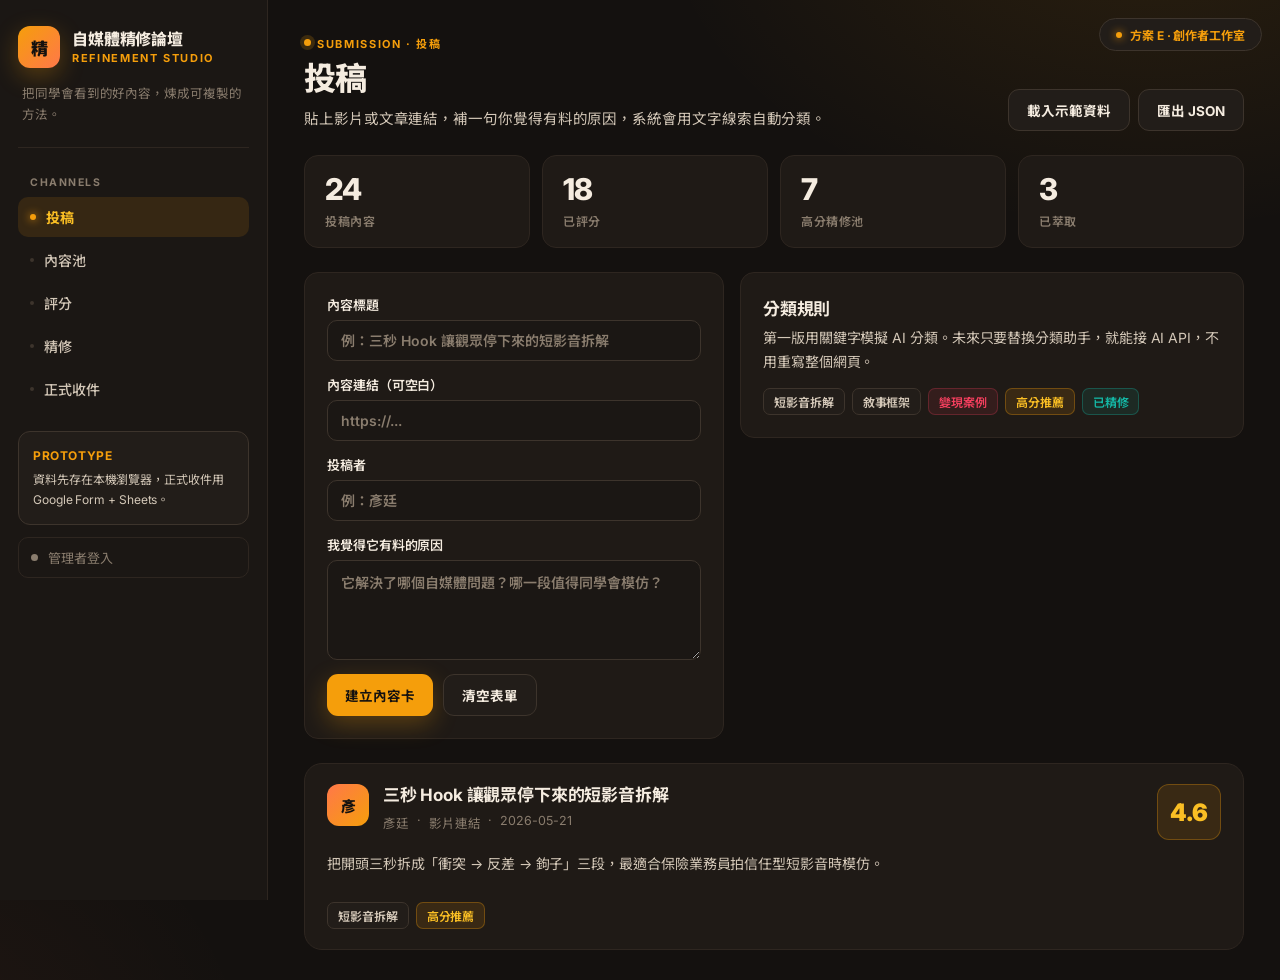
<file: preview/E-studio-dark.html>
<!doctype html>
<html lang="zh-Hant">
<head>
<meta charset="utf-8">
<meta name="viewport" content="width=device-width, initial-scale=1">
<title>方案 E：創作者深色工作室｜自媒體精修論壇 預覽</title>
<link rel="preconnect" href="https://fonts.googleapis.com">
<link rel="preconnect" href="https://fonts.gstatic.com" crossorigin>
<link href="https://fonts.googleapis.com/css2?family=Inter:wght@400;500;600;700;800;900&family=Noto+Sans+TC:wght@400;500;700;900&display=swap" rel="stylesheet">
<style>
:root {
  --bg: #14110f;
  --bg-2: #1b1714;
  --bg-3: #221d19;
  --panel: #1f1a16;
  --panel-2: #2a231e;
  --ink: #f5ece0;
  --ink-2: #d4c8b8;
  --muted: #8a7d6e;
  --line: #2e2620;
  --line-strong: #3d342c;
  --amber: #f59e0b;
  --amber-bright: #fbbf24;
  --amber-soft: rgba(245,158,11,.12);
  --coral: #ff7849;
  --teal: #14b8a6;
  --rose: #f43f5e;
  --radius: 14px;
  --radius-lg: 18px;
  --shadow-amber: 0 8px 24px rgba(245,158,11,.28);
  font-family: "Inter", "Noto Sans TC", "Microsoft JhengHei", sans-serif;
}
* { box-sizing: border-box; }
body {
  margin: 0;
  color: var(--ink);
  background: var(--bg);
  background-image:
    radial-gradient(900px 600px at 90% -10%, rgba(245,158,11,.10), transparent 55%),
    radial-gradient(700px 600px at -10% 110%, rgba(255,120,73,.06), transparent 55%);
  min-height: 100vh;
  -webkit-font-smoothing: antialiased;
  letter-spacing: -.005em;
}
.app-shell { min-height: 100vh; display: grid; grid-template-columns: 268px minmax(0,1fr); }

/* SIDEBAR — 更深一階 */
.sidebar {
  background: var(--bg-2);
  color: var(--ink);
  padding: 26px 18px;
  position: sticky; top: 0;
  height: 100vh;
  border-right: 1px solid var(--line);
}
.brand { display: grid; gap: 10px; margin-bottom: 28px; padding-bottom: 22px; border-bottom: 1px solid var(--line); }
.brand-top { display: flex; align-items: center; gap: 12px; }
.brand-mark {
  width: 42px; height: 42px;
  border-radius: 12px;
  display: grid; place-items: center;
  background: linear-gradient(135deg, var(--amber), var(--coral));
  color: #14110f;
  font-weight: 900; font-size: 17px;
  box-shadow: var(--shadow-amber);
}
.brand h1 { margin: 0; font-size: 16px; font-weight: 800; line-height: 1.25; letter-spacing: -.01em; }
.brand-sub {
  color: var(--amber);
  font-size: 11px;
  font-weight: 700;
  letter-spacing: .15em;
  text-transform: uppercase;
  margin-top: 2px;
}
.brand p { margin: 6px 4px 0; color: var(--muted); font-size: 12.5px; line-height: 1.65; }

.nav-label {
  font-size: 10.5px;
  color: var(--muted);
  font-weight: 700;
  padding: 0 12px;
  margin: 0 0 8px;
  text-transform: uppercase;
  letter-spacing: .15em;
}
.nav { display: grid; gap: 3px; }
.nav-btn {
  width: 100%; text-align: left;
  color: var(--ink-2); background: transparent;
  border: 0;
  border-radius: 10px;
  padding: 10px 12px;
  font-size: 14px; font-weight: 500;
  cursor: pointer;
  transition: all .14s ease;
  display: flex; align-items: center; gap: 10px;
  font-family: inherit;
}
.nav-btn::before {
  content: ""; width: 4px; height: 4px; border-radius: 50%;
  background: var(--line-strong);
  transition: all .15s ease;
}
.nav-btn:hover { background: var(--bg-3); color: var(--ink); }
.nav-btn:hover::before { background: var(--muted); }
.nav-btn.active {
  background: var(--amber-soft);
  color: var(--amber-bright);
  font-weight: 700;
}
.nav-btn.active::before { background: var(--amber); width: 6px; height: 6px; box-shadow: 0 0 8px var(--amber); }

.side-card {
  margin-top: 22px;
  padding: 14px;
  border-radius: 12px;
  background: var(--bg-3);
  border: 1px solid var(--line-strong);
  font-size: 12px; line-height: 1.65;
  color: var(--ink-2);
}
.side-card strong { display: block; color: var(--amber); font-size: 12px; font-weight: 700; margin-bottom: 4px; letter-spacing: .05em; }

.admin-toggle {
  margin: 12px 0 0;
  width: 100%;
  display: flex; align-items: center; gap: 10px;
  padding: 10px 12px;
  border-radius: 10px;
  background: transparent;
  color: var(--muted);
  border: 1px solid var(--line);
  font-size: 13px;
  cursor: pointer;
  font-family: inherit;
}
.admin-dot { width: 7px; height: 7px; border-radius: 50%; background: var(--muted); }

/* MAIN */
.main { padding: 30px 36px; display: grid; gap: 24px; align-content: start; min-width: 0; }
.topbar { display: grid; grid-template-columns: minmax(0,1fr) auto; gap: 16px; align-items: end; }
.live-dot {
  display: inline-flex; align-items: center; gap: 6px;
  font-size: 11px; font-weight: 700; color: var(--amber);
  letter-spacing: .15em; text-transform: uppercase;
  margin-bottom: 10px;
}
.live-dot::before {
  content: ""; width: 7px; height: 7px; border-radius: 50%;
  background: var(--amber);
  box-shadow: 0 0 0 4px rgba(245,158,11,.18);
  animation: pulse 1.8s ease-in-out infinite;
}
@keyframes pulse { 0%,100% { box-shadow: 0 0 0 4px rgba(245,158,11,.18); } 50% { box-shadow: 0 0 0 8px rgba(245,158,11,.05); } }
.topbar h2 {
  margin: 0;
  font-size: 32px; line-height: 1.15;
  font-weight: 800;
  letter-spacing: -.025em;
}
.topbar p { margin: 10px 0 0; color: var(--ink-2); line-height: 1.65; max-width: 720px; font-size: 14.5px; }
.top-actions { display: flex; flex-wrap: wrap; gap: 8px; }

.btn {
  border: 0; cursor: pointer;
  border-radius: 11px;
  padding: 10px 18px;
  background: var(--amber);
  color: #14110f;
  font-weight: 700; font-size: 13.5px;
  box-shadow: var(--shadow-amber);
  transition: all .14s ease;
  font-family: inherit;
}
.btn:hover { background: var(--amber-bright); transform: translateY(-1px); box-shadow: 0 10px 28px rgba(245,158,11,.36); }
.btn.secondary {
  background: var(--bg-3);
  color: var(--ink);
  border: 1px solid var(--line-strong);
  box-shadow: none;
}
.btn.secondary:hover { background: var(--panel-2); border-color: var(--muted); transform: translateY(-1px); }

.stats { display: grid; grid-template-columns: repeat(4, minmax(130px,1fr)); gap: 12px; }
.stat {
  background: var(--panel);
  border: 1px solid var(--line);
  border-radius: var(--radius);
  padding: 18px 20px;
  position: relative;
  overflow: hidden;
  transition: all .14s ease;
}
.stat:hover { border-color: var(--line-strong); background: var(--panel-2); transform: translateY(-2px); }
.stat::after {
  content: "";
  position: absolute; top: 0; left: 0; right: 0; height: 1px;
  background: linear-gradient(90deg, transparent, var(--amber), transparent);
  opacity: 0;
  transition: opacity .15s ease;
}
.stat:hover::after { opacity: 1; }
.stat strong { display: block; font-size: 30px; font-weight: 800; line-height: 1; letter-spacing: -.03em; color: var(--ink); }
.stat span { display: block; color: var(--muted); margin-top: 8px; font-size: 12px; font-weight: 600; letter-spacing: .05em; text-transform: uppercase; }

.grid-two { display: grid; grid-template-columns: minmax(320px,420px) minmax(0,1fr); gap: 16px; align-items: start; }
.panel {
  background: var(--panel);
  border: 1px solid var(--line);
  border-radius: var(--radius);
  padding: 22px;
}
.form-grid { display: grid; gap: 14px; }
label { display: grid; gap: 6px; color: var(--ink); font-weight: 600; font-size: 13px; }
input, textarea, select {
  width: 100%;
  border: 1px solid var(--line-strong);
  border-radius: 10px;
  padding: 11px 13px;
  color: var(--ink);
  background: var(--bg-2);
  font: inherit;
  font-size: 14px;
  transition: all .14s ease;
}
input::placeholder, textarea::placeholder { color: var(--muted); }
input:focus, textarea:focus, select:focus {
  outline: 0;
  border-color: var(--amber);
  background: var(--bg-3);
  box-shadow: 0 0 0 3px var(--amber-soft);
}
textarea { min-height: 100px; resize: vertical; line-height: 1.6; }
.actions { display: flex; gap: 10px; flex-wrap: wrap; }

.panel h3 { margin: 0 0 6px; font-size: 17px; font-weight: 700; letter-spacing: -.01em; color: var(--ink); }
.summary { margin: 0; color: var(--ink-2); line-height: 1.7; font-size: 14px; }

.tags { display: flex; flex-wrap: wrap; gap: 7px; margin-top: 14px; }
.pill {
  display: inline-flex; align-items: center; gap: 5px;
  border-radius: 7px;
  padding: 4px 10px;
  background: var(--bg-3);
  color: var(--ink-2);
  font-size: 12px;
  font-weight: 600;
  border: 1px solid var(--line-strong);
}
.pill.hot { background: var(--amber-soft); color: var(--amber-bright); border-color: rgba(245,158,11,.30); }
.pill.ready { background: rgba(20,184,166,.10); color: var(--teal); border-color: rgba(20,184,166,.30); }
.pill.rose { background: rgba(244,63,94,.10); color: var(--rose); border-color: rgba(244,63,94,.25); }

.item-card {
  background: var(--panel);
  border: 1px solid var(--line);
  border-radius: var(--radius-lg);
  padding: 20px 22px;
  display: grid; gap: 12px;
  transition: all .14s ease;
}
.item-card:hover { border-color: var(--line-strong); background: var(--panel-2); }
.item-head { display: grid; grid-template-columns: 42px minmax(0,1fr) auto; gap: 14px; align-items: start; }
.avatar {
  width: 42px; height: 42px;
  border-radius: 12px;
  background: linear-gradient(135deg, var(--coral), var(--amber));
  color: #14110f;
  display: grid; place-items: center;
  font-weight: 800; font-size: 15px;
}
.item-title-block { min-width: 0; }
.item-title { margin: 0; font-size: 17px; font-weight: 700; line-height: 1.4; letter-spacing: -.01em; color: var(--ink); }
.item-meta { display: flex; flex-wrap: wrap; gap: 8px; color: var(--muted); font-size: 12.5px; margin-top: 5px; }
.score {
  min-width: 64px; min-height: 56px;
  display: grid; place-items: center;
  border-radius: 12px;
  background: var(--amber-soft);
  color: var(--amber-bright);
  font-weight: 900; font-size: 24px;
  letter-spacing: -.02em;
  border: 1px solid rgba(245,158,11,.30);
}

.preview-tag {
  position: fixed; right: 18px; top: 18px;
  background: var(--bg-3);
  color: var(--amber);
  padding: 7px 16px;
  border-radius: 999px;
  font-size: 12px;
  font-weight: 700;
  z-index: 99;
  border: 1px solid var(--line-strong);
  display: inline-flex; align-items: center; gap: 8px;
}
.preview-tag::before {
  content: ""; width: 6px; height: 6px; border-radius: 50%;
  background: var(--amber);
  box-shadow: 0 0 8px var(--amber);
}
</style>
</head>
<body>
<div class="preview-tag">方案 E · 創作者工作室</div>
<div class="app-shell">
  <aside class="sidebar">
    <div class="brand">
      <div class="brand-top">
        <div class="brand-mark">精</div>
        <div>
          <h1>自媒體精修論壇</h1>
          <div class="brand-sub">Refinement Studio</div>
        </div>
      </div>
      <p>把同學會看到的好內容，煉成可複製的方法。</p>
    </div>
    <div class="nav-label">Channels</div>
    <nav class="nav">
      <button class="nav-btn active">投稿</button>
      <button class="nav-btn">內容池</button>
      <button class="nav-btn">評分</button>
      <button class="nav-btn">精修</button>
      <button class="nav-btn">正式收件</button>
    </nav>
    <div class="side-card">
      <strong>PROTOTYPE</strong>
      資料先存在本機瀏覽器，正式收件用 Google Form + Sheets。
    </div>
    <button class="admin-toggle"><span class="admin-dot"></span><span>管理者登入</span></button>
  </aside>
  <main class="main">
    <header class="topbar">
      <div>
        <div class="live-dot">SUBMISSION · 投稿</div>
        <h2>投稿</h2>
        <p>貼上影片或文章連結，補一句你覺得有料的原因，系統會用文字線索自動分類。</p>
      </div>
      <div class="top-actions">
        <button class="btn secondary">載入示範資料</button>
        <button class="btn secondary">匯出 JSON</button>
      </div>
    </header>

    <section class="stats">
      <div class="stat"><strong>24</strong><span>投稿內容</span></div>
      <div class="stat"><strong>18</strong><span>已評分</span></div>
      <div class="stat"><strong>7</strong><span>高分精修池</span></div>
      <div class="stat"><strong>3</strong><span>已萃取</span></div>
    </section>

    <div class="grid-two">
      <form class="panel form-grid">
        <label>內容標題
          <input placeholder="例：三秒 Hook 讓觀眾停下來的短影音拆解">
        </label>
        <label>內容連結（可空白）
          <input type="url" placeholder="https://...">
        </label>
        <label>投稿者
          <input placeholder="例：彥廷">
        </label>
        <label>我覺得它有料的原因
          <textarea placeholder="它解決了哪個自媒體問題？哪一段值得同學會模仿？"></textarea>
        </label>
        <div class="actions">
          <button class="btn" type="button">建立內容卡</button>
          <button class="btn secondary" type="button">清空表單</button>
        </div>
      </form>

      <div class="panel">
        <h3>分類規則</h3>
        <p class="summary">第一版用關鍵字模擬 AI 分類。未來只要替換分類助手，就能接 AI API，不用重寫整個網頁。</p>
        <div class="tags">
          <span class="pill">短影音拆解</span>
          <span class="pill">敘事框架</span>
          <span class="pill rose">變現案例</span>
          <span class="pill hot">高分推薦</span>
          <span class="pill ready">已精修</span>
        </div>
      </div>
    </div>

    <div class="item-card">
      <div class="item-head">
        <div class="avatar">彥</div>
        <div class="item-title-block">
          <h3 class="item-title">三秒 Hook 讓觀眾停下來的短影音拆解</h3>
          <div class="item-meta">
            <span>彥廷</span><span>·</span><span>影片連結</span><span>·</span><span>2026-05-21</span>
          </div>
        </div>
        <div class="score">4.6</div>
      </div>
      <p class="summary">把開頭三秒拆成「衝突 → 反差 → 鉤子」三段，最適合保險業務員拍信任型短影音時模仿。</p>
      <div class="tags">
        <span class="pill">短影音拆解</span>
        <span class="pill hot">高分推薦</span>
      </div>
    </div>
  </main>
</div>
</body>
</html>
</file>
<file: assets/styles.css>
:root {
  --ink: #2a1f1a;
  --muted: #8b7565;
  --line: #f0e4d6;
  --line-strong: #e2d2bf;
  --soft: #fbf3e8;
  --cream: #fff8ee;
  --panel: #ffffff;
  --coral: #ef6c4d;
  --coral-dark: #d8553a;
  --coral-soft: #ffe9e0;
  --peach: #ffb088;
  --mint: #5ec79a;
  --amber: #f5a623;
  --plum: #8b5a8c;
  --gold: #b87810;
  --red: #c14545;
  --radius: 14px;
  --radius-lg: 18px;
  --shadow-sm: 0 2px 6px rgba(42,31,26,.04), 0 1px 2px rgba(42,31,26,.04);
  --shadow-md: 0 8px 24px rgba(42,31,26,.06), 0 3px 8px rgba(42,31,26,.04);
  --shadow-coral: 0 8px 22px rgba(239,108,77,.30);
  font-family: "Plus Jakarta Sans", "Noto Sans TC", "Microsoft JhengHei", system-ui, sans-serif;
}

* { box-sizing: border-box; }

body {
  margin: 0;
  color: var(--ink);
  background: var(--cream);
  background-image:
    radial-gradient(900px 500px at 100% 0%, rgba(255,176,136,.18), transparent 55%),
    radial-gradient(700px 500px at 0% 100%, rgba(94,199,154,.10), transparent 55%);
  overflow-x: hidden;
  -webkit-font-smoothing: antialiased;
}

button, input, textarea, select { font: inherit; }
button { border: 0; cursor: pointer; font-family: inherit; }
a { color: var(--coral-dark); font-weight: 700; }

.hidden { display: none; }

[data-admin-only] { display: none !important; }
body[data-admin="true"] [data-admin-only] { display: revert !important; }
body[data-admin="true"] [data-admin-only].top-actions { display: flex !important; }
body[data-admin="true"] [data-admin-only].nav-btn { display: flex !important; }
body[data-admin="true"] [data-admin-only].rating-grid { display: grid !important; }
body[data-admin="true"] [data-student-only] { display: none !important; }

.app-shell {
  min-height: 100vh;
  display: grid;
  grid-template-columns: 280px minmax(0, 1fr);
  min-width: 0;
}

/* ============ SIDEBAR ============ */
.sidebar {
  background: var(--panel);
  color: var(--ink);
  padding: 24px 18px;
  position: sticky;
  top: 0;
  height: 100vh;
  border-right: 1px solid var(--line);
  display: flex;
  flex-direction: column;
  overflow-y: auto;
}

.brand {
  display: grid;
  gap: 10px;
  margin-bottom: 22px;
  padding: 4px 6px 18px;
  border-bottom: 1px dashed var(--line-strong);
}

.brand-mark {
  width: 44px;
  height: 44px;
  border-radius: 14px;
  display: grid;
  place-items: center;
  background: linear-gradient(135deg, var(--coral), var(--peach));
  color: #fff;
  font-weight: 800;
  font-size: 18px;
  box-shadow: var(--shadow-coral);
  transform: rotate(-4deg);
}

.brand h1 {
  margin: 0;
  font-size: 17px;
  line-height: 1.25;
  font-weight: 800;
  letter-spacing: -.01em;
}

.brand p {
  margin: 0;
  color: var(--muted);
  font-size: 12.5px;
  line-height: 1.65;
}

.nav { display: grid; gap: 4px; }

.nav-btn {
  width: 100%;
  text-align: left;
  color: #5a4a3e;
  background: transparent;
  border: 0;
  border-radius: 12px;
  padding: 10px 12px;
  font-size: 14px;
  font-weight: 600;
  cursor: pointer;
  transition: all .15s ease;
  display: flex;
  align-items: center;
  gap: 10px;
}

.nav-btn::before {
  content: "·";
  font-size: 22px;
  line-height: 0;
  color: var(--line-strong);
  width: 10px;
  text-align: center;
}

.nav-btn:hover { background: var(--soft); color: var(--ink); }

.nav-btn.active {
  background: linear-gradient(135deg, var(--coral-soft), #ffefe5);
  color: var(--coral-dark);
  font-weight: 700;
}
.nav-btn.active::before { color: var(--coral); content: "●"; font-size: 12px; }

.side-note {
  margin-top: 20px;
  padding: 14px;
  border-radius: 14px;
  background: linear-gradient(135deg, #fff4ea, #fce4d6);
  border: 1px solid var(--coral-soft);
  font-size: 12.5px;
  line-height: 1.65;
  color: #6b4a3a;
}
.side-note strong { display: block; color: var(--coral-dark); font-size: 13px; margin-bottom: 4px; }

/* 最近活躍 */
.recent-active {
  margin-top: 16px;
  padding: 14px;
  border-radius: 14px;
  background: var(--soft);
  border: 1px solid var(--line);
}
.recent-active h4 {
  margin: 0 0 10px;
  font-size: 12px;
  font-weight: 700;
  color: var(--muted);
  letter-spacing: .1em;
  text-transform: uppercase;
  display: flex;
  align-items: center;
  gap: 6px;
}
.recent-active h4::before { content: "👥"; font-size: 14px; }
.recent-list { display: grid; gap: 8px; }
.recent-item {
  display: flex;
  align-items: center;
  gap: 10px;
  font-size: 12.5px;
}
.recent-item .mini-avatar {
  width: 28px;
  height: 28px;
  border-radius: 50%;
  display: grid;
  place-items: center;
  color: #fff;
  font-weight: 800;
  font-size: 12px;
  flex-shrink: 0;
  background: linear-gradient(135deg, var(--coral), var(--peach));
}
.recent-item .recent-text { min-width: 0; flex: 1; }
.recent-item .recent-name {
  font-weight: 700;
  color: var(--ink);
  white-space: nowrap;
  overflow: hidden;
  text-overflow: ellipsis;
}
.recent-item .recent-action { color: var(--muted); font-size: 11.5px; margin-top: 1px; }
.recent-empty { color: var(--muted); font-size: 12px; padding: 4px 2px; }

.admin-toggle {
  margin-top: 14px;
  width: 100%;
  display: flex;
  align-items: center;
  gap: 10px;
  padding: 10px 12px;
  border-radius: 12px;
  background: var(--soft);
  color: var(--muted);
  border: 0;
  font-size: 13px;
  font-weight: 600;
  cursor: pointer;
}
.admin-dot {
  width: 8px;
  height: 8px;
  border-radius: 50%;
  background: var(--line-strong);
  flex: 0 0 8px;
}
body[data-admin="true"] .admin-dot {
  background: var(--coral);
  box-shadow: 0 0 0 3px var(--coral-soft);
}
body[data-admin="true"] .admin-toggle { color: var(--coral-dark); }

/* ============ MAIN ============ */
.main {
  padding: 32px 38px;
  display: grid;
  gap: 22px;
  align-content: start;
  min-width: 0;
}

/* 本週熱投 banner */
.hot-banner {
  display: grid;
  grid-template-columns: auto minmax(0, 1fr) auto;
  gap: 16px;
  align-items: center;
  padding: 16px 22px;
  border-radius: var(--radius);
  background: linear-gradient(120deg, var(--coral) 0%, var(--peach) 60%, #ffd6a8 100%);
  color: #fff;
  box-shadow: var(--shadow-coral);
  position: relative;
  overflow: hidden;
}
.hot-banner::after {
  content: "";
  position: absolute;
  top: -40px;
  right: -20px;
  width: 140px;
  height: 140px;
  background: radial-gradient(circle, rgba(255,255,255,.30), transparent 70%);
  pointer-events: none;
}
.hot-icon {
  width: 44px;
  height: 44px;
  border-radius: 12px;
  background: rgba(255,255,255,.22);
  display: grid;
  place-items: center;
  font-size: 22px;
  backdrop-filter: blur(8px);
}
.hot-text strong {
  display: block;
  font-size: 11px;
  font-weight: 700;
  letter-spacing: .15em;
  text-transform: uppercase;
  opacity: .85;
  margin-bottom: 3px;
}
.hot-text span {
  font-size: 16px;
  font-weight: 700;
  line-height: 1.35;
}
.hot-text em {
  font-style: normal;
  padding: 1px 8px;
  background: rgba(255,255,255,.25);
  border-radius: 6px;
  margin-left: 4px;
  font-weight: 800;
}
.hot-cta {
  background: #fff;
  color: var(--coral-dark);
  border: 0;
  border-radius: 999px;
  padding: 8px 16px;
  font-size: 13px;
  font-weight: 700;
  cursor: pointer;
  white-space: nowrap;
  transition: transform .14s ease;
}
.hot-cta:hover { transform: translateY(-1px) scale(1.03); }

.topbar {
  display: grid;
  grid-template-columns: minmax(0, 1fr) auto;
  gap: 16px;
  align-items: end;
}

.title-wrap { position: relative; display: inline-block; }

.topbar h2 {
  margin: 0;
  font-size: 32px;
  line-height: 1.2;
  font-weight: 800;
  letter-spacing: -.02em;
}

.squiggle {
  position: absolute;
  left: 0;
  right: 0;
  bottom: -10px;
  width: 100%;
  height: 14px;
  pointer-events: none;
  color: var(--coral);
  opacity: .75;
}

.topbar p {
  margin: 16px 0 0;
  color: #6b5a50;
  line-height: 1.7;
  max-width: 760px;
  font-size: 14.5px;
}

.top-actions,
.actions {
  display: flex;
  flex-wrap: wrap;
  gap: 8px;
  align-items: center;
}

/* ============ STATS ============ */
.stats {
  display: grid;
  grid-template-columns: repeat(4, minmax(130px, 1fr));
  gap: 14px;
}

.stat,
.panel,
.item-card {
  background: var(--panel);
  border: 1px solid var(--line);
  border-radius: var(--radius);
  box-shadow: var(--shadow-sm);
}

.stat {
  padding: 18px 20px;
  position: relative;
  overflow: hidden;
  transition: transform .14s ease, box-shadow .14s ease;
}
.stat::before {
  content: "";
  position: absolute;
  top: 0;
  left: 0;
  right: 0;
  height: 3px;
  background: var(--coral);
}
.stat:nth-child(1)::before { background: var(--coral); }
.stat:nth-child(2)::before { background: var(--amber); }
.stat:nth-child(3)::before { background: var(--mint); }
.stat:nth-child(4)::before { background: var(--plum); }
.stat:hover { transform: translateY(-2px); box-shadow: var(--shadow-md); }
.stat strong {
  display: block;
  font-size: 30px;
  font-weight: 800;
  line-height: 1;
  letter-spacing: -.02em;
  font-variant-numeric: tabular-nums;
}
.stat span {
  display: block;
  color: var(--muted);
  margin-top: 8px;
  font-size: 12.5px;
  font-weight: 600;
}

.panel {
  padding: 22px;
  min-width: 0;
}

.section {
  display: none;
  gap: 16px;
  min-width: 0;
}
.section.active { display: grid; }

.grid-two {
  display: grid;
  grid-template-columns: minmax(320px, 440px) minmax(0, 1fr);
  gap: 18px;
  align-items: start;
}

.form-grid { display: grid; gap: 14px; }
.spacing-top { margin-top: 16px; }

label {
  display: grid;
  gap: 6px;
  color: var(--ink);
  font-weight: 700;
  font-size: 13.5px;
}

input,
textarea,
select {
  width: 100%;
  border: 1px solid var(--line-strong);
  border-radius: 12px;
  padding: 11px 14px;
  color: var(--ink);
  background: var(--cream);
  font-size: 14px;
  transition: all .14s ease;
}
input:focus,
textarea:focus,
select:focus {
  outline: 0;
  border-color: var(--coral);
  background: #fff;
  box-shadow: 0 0 0 4px var(--coral-soft);
}
input::placeholder,
textarea::placeholder { color: #b39e8a; transition: opacity .25s ease; }

textarea {
  min-height: 104px;
  resize: vertical;
  line-height: 1.6;
}

/* ============ BUTTONS ============ */
.btn {
  border-radius: 12px;
  padding: 10px 18px;
  background: var(--coral);
  color: #fff;
  font-weight: 700;
  font-size: 13.5px;
  box-shadow: var(--shadow-coral);
  transition: all .14s ease;
}
.btn:hover {
  background: var(--coral-dark);
  transform: translateY(-1px);
  box-shadow: 0 10px 26px rgba(239,108,77,.38);
}
.btn.secondary {
  background: var(--panel);
  color: var(--ink);
  border: 1px solid var(--line-strong);
  box-shadow: var(--shadow-sm);
}
.btn.secondary:hover { background: var(--soft); transform: translateY(-1px); }
.btn.danger { background: var(--red); }
.btn.danger:hover { background: #a33636; }

/* ============ FILTERS ============ */
.filters {
  display: grid;
  grid-template-columns: 1.5fr repeat(3, minmax(140px, .7fr)) auto;
  gap: 10px;
}

/* ============ QUICK SUBMIT (閃投欄) ============ */
.quick-submit-panel {
  background: linear-gradient(135deg, #fff8ee 0%, #ffffff 60%, #fff4ea 100%);
  border: 2px solid var(--coral-soft);
  padding: 22px 24px;
  position: relative;
  overflow: hidden;
}
.quick-submit-panel::after {
  content: "";
  position: absolute;
  top: -30px;
  right: -30px;
  width: 130px;
  height: 130px;
  background: radial-gradient(circle, rgba(239,108,77,.12), transparent 70%);
  pointer-events: none;
}
.quick-submit-header {
  display: flex;
  align-items: baseline;
  flex-wrap: wrap;
  gap: 8px 12px;
  margin-bottom: 14px;
}
.quick-submit-header strong {
  font-size: 16px;
  color: var(--coral-dark);
  font-weight: 800;
}
.quick-submit-header span {
  color: var(--muted);
  font-size: 13px;
}
.quick-submit-body { display: grid; gap: 12px; }
.quick-submit-body > input {
  background: #fff;
  border: 1.5px solid var(--line-strong);
}
.quick-submit-body > input:first-of-type {
  font-weight: 600;
  font-size: 15.5px;
  padding: 13px 16px;
}

.emotion-picker {
  display: flex;
  flex-wrap: wrap;
  gap: 8px;
  padding: 2px;
}
.emotion-btn {
  background: #fff;
  border: 1.5px solid var(--line-strong);
  border-radius: 999px;
  padding: 8px 14px;
  font-size: 13.5px;
  font-weight: 700;
  color: var(--ink);
  transition: all .14s ease;
  cursor: pointer;
  user-select: none;
}
.emotion-btn:hover {
  border-color: var(--coral);
  transform: translateY(-1px);
  background: var(--coral-soft);
}
.emotion-btn.selected {
  background: linear-gradient(135deg, var(--coral), var(--peach));
  color: #fff;
  border-color: var(--coral);
  box-shadow: var(--shadow-coral);
  transform: translateY(-1px);
}

.quick-submit-actions {
  display: flex;
  gap: 8px;
  align-items: center;
}
.quick-submit-actions .btn { padding: 11px 22px; font-size: 14px; }

/* ============ EMOTION PILLS on cards ============ */
.emotion-pill {
  display: inline-flex;
  align-items: center;
  gap: 3px;
  min-height: 24px;
  border-radius: 999px;
  padding: 4px 10px;
  font-size: 12px;
  font-weight: 700;
}
.emotion-pill.plum { background: #f3e3f4; color: #6a3f6c; }
.emotion-pill.blue { background: #dcecf4; color: #2a5d75; }
.emotion-pill.coral { background: var(--coral-soft); color: var(--coral-dark); }
.emotion-pill.amber { background: #fef3d4; color: #8c5e0a; }
.emotion-pill.mint { background: #d6f1e3; color: #1e6b4a; }

/* ============ ITEM CARDS ============ */
.content-list,
.refine-list { display: grid; gap: 12px; }

.item-card {
  padding: 18px 20px;
  display: grid;
  gap: 12px;
  border-radius: var(--radius-lg);
  transition: transform .18s cubic-bezier(.34,1.56,.64,1), box-shadow .18s ease, border-color .18s ease;
}
.item-card:hover {
  transform: rotate(-0.6deg) translateY(-3px);
  box-shadow: var(--shadow-md);
  border-color: var(--peach);
}
.item-card:nth-child(2n):hover { transform: rotate(0.5deg) translateY(-3px); }
.item-card:nth-child(3n):hover { transform: rotate(-0.3deg) translateY(-3px); }

.item-head {
  display: grid;
  grid-template-columns: 44px minmax(0, 1fr) auto;
  gap: 14px;
  align-items: start;
}

.avatar {
  width: 44px;
  height: 44px;
  border-radius: 50%;
  color: #fff;
  display: grid;
  place-items: center;
  font-weight: 800;
  font-size: 16px;
  box-shadow: 0 4px 12px rgba(0,0,0,.10);
  background: linear-gradient(135deg, var(--coral), var(--peach));
  flex-shrink: 0;
}

.item-title-block { min-width: 0; }

.item-title {
  margin: 0;
  font-size: 17px;
  font-weight: 800;
  line-height: 1.4;
  letter-spacing: -.01em;
}

.item-meta {
  display: flex;
  flex-wrap: wrap;
  gap: 8px;
  color: var(--muted);
  font-size: 12.5px;
  margin-top: 5px;
  font-weight: 500;
}

.pill {
  display: inline-flex;
  align-items: center;
  min-height: 24px;
  border-radius: 999px;
  padding: 4px 11px;
  background: var(--soft);
  color: #6b4a3a;
  font-size: 12px;
  font-weight: 700;
}
.pill.hot { background: var(--coral-soft); color: var(--coral-dark); }
.pill.ready { background: #d6f1e3; color: #1e6b4a; }
.pill.draft { background: #e5eef8; color: #244f82; }
.pill.amber { background: #fef3d4; color: #8c5e0a; }
.pill.plum { background: #f3e3f4; color: #6a3f6c; }
.pill.warm { background: var(--coral-soft); color: var(--coral-dark); }
.pill.cool { background: #dcecf4; color: #2a5d75; }

.score {
  min-width: 72px;
  min-height: 56px;
  display: grid;
  place-items: center;
  border-radius: 14px;
  background: linear-gradient(135deg, var(--coral-soft), #ffd5c2);
  color: var(--coral-dark);
  font-weight: 900;
  font-size: 24px;
  letter-spacing: -.02em;
  position: relative;
}
.score::before {
  content: "";
  position: absolute;
  inset: -4px;
  border-radius: 18px;
  border: 2px solid var(--coral);
  opacity: 0;
  animation: scorePulse 2.8s ease-out infinite;
  pointer-events: none;
}
@keyframes scorePulse {
  0% { transform: scale(.92); opacity: 0; }
  40% { opacity: .35; }
  100% { transform: scale(1.18); opacity: 0; }
}

.summary {
  margin: 0;
  color: #5a4a40;
  line-height: 1.7;
  font-size: 14px;
}

.tags {
  display: flex;
  flex-wrap: wrap;
  gap: 7px;
}

/* ============ RATING ============ */
.rating-grid {
  display: grid;
  grid-template-columns: repeat(auto-fit, minmax(96px, 1fr));
  gap: 10px;
}
.rating-box input { width: 100%; min-width: 0; box-sizing: border-box; }
.rating-simple { display: grid; gap: 8px; }
.rating-box-wide input {
  font-size: 22px;
  font-weight: 700;
  text-align: center;
  padding: 12px;
}
.rating-hint { margin: 0; font-size: 12px; color: var(--muted); }

.more-options {
  border: 1px dashed var(--line-strong);
  border-radius: 12px;
  background: var(--soft);
  padding: 0;
}
.more-options > summary {
  cursor: pointer;
  padding: 12px 14px;
  font-size: 13px;
  font-weight: 700;
  color: var(--muted);
  list-style: none;
}
.more-options > summary::-webkit-details-marker { display: none; }
.more-options > summary::before {
  content: "+ ";
  font-weight: 900;
  color: var(--coral);
}
.more-options[open] > summary::before { content: "− "; }
.more-options-body {
  display: grid;
  gap: 14px;
  padding: 4px 14px 14px;
}

.rating-box {
  border: 1px solid var(--line);
  border-radius: 10px;
  padding: 10px;
  background: var(--cream);
  display: grid;
  gap: 8px;
}
.rating-box span { font-weight: 700; font-size: 13px; }

/* ============ EMPTY STATE ============ */
.empty {
  border: 2px dashed var(--line-strong);
  border-radius: var(--radius-lg);
  padding: 28px 24px;
  color: var(--muted);
  text-align: center;
  background: var(--panel);
  display: grid;
  gap: 6px;
}
.empty::before {
  content: attr(data-icon);
  font-size: 32px;
  display: block;
  margin-bottom: 4px;
}

/* ============ REFINE ============ */
.extract-layout {
  display: grid;
  grid-template-columns: 320px minmax(0, 1fr);
  gap: 16px;
  align-items: start;
}
.refine-item {
  width: 100%;
  text-align: left;
  border-radius: 12px;
  border: 1px solid var(--line);
  background: var(--panel);
  padding: 12px 14px;
  display: grid;
  gap: 6px;
  transition: all .14s ease;
  cursor: pointer;
}
.refine-item:hover { border-color: var(--peach); background: var(--soft); }
.refine-item.active {
  border-color: var(--coral);
  box-shadow: inset 4px 0 0 var(--coral);
  background: linear-gradient(135deg, #fff8f4, #fff);
}
.refine-actions { margin-bottom: 12px; }

.output {
  white-space: pre-wrap;
  line-height: 1.75;
  background: #2a1f1a;
  color: #fff6ea;
  border-radius: 14px;
  padding: 20px;
  overflow: auto;
  min-height: 420px;
  font-size: 14px;
}

/* ============ FEEDBACK ============ */
.feedback-list {
  display: grid;
  gap: 14px;
  margin-top: 16px;
  max-height: 640px;
  overflow-y: auto;
  padding-right: 4px;
}

.feedback-card {
  background: var(--cream);
  border: 1px solid var(--line);
  border-radius: 14px;
  padding: 14px 16px;
  display: grid;
  gap: 10px;
}

.feedback-head {
  display: flex;
  align-items: center;
  gap: 10px;
}
.feedback-head .mini-avatar {
  width: 30px;
  height: 30px;
  border-radius: 50%;
  display: grid;
  place-items: center;
  color: #fff;
  font-weight: 800;
  font-size: 13px;
  background: linear-gradient(135deg, var(--coral), var(--peach));
}
.feedback-head .feedback-meta {
  display: flex;
  flex-direction: column;
  line-height: 1.3;
}
.feedback-head .feedback-author { font-weight: 700; font-size: 13.5px; color: var(--ink); }
.feedback-head .feedback-time { font-size: 11.5px; color: var(--muted); }

.feedback-body {
  font-size: 14px;
  line-height: 1.65;
  color: var(--ink);
  white-space: pre-wrap;
}

.feedback-screenshot {
  display: block;
  max-width: 100%;
  max-height: 280px;
  width: auto;
  border-radius: 10px;
  border: 1px solid var(--line);
  cursor: zoom-in;
  background: #fff;
}

.feedback-replies {
  border-top: 1px dashed var(--line-strong);
  padding-top: 10px;
  display: grid;
  gap: 8px;
}
.feedback-reply {
  display: grid;
  gap: 4px;
  padding: 8px 12px;
  background: #fff;
  border-radius: 10px;
  border-left: 3px solid var(--coral);
}
.feedback-reply-meta {
  font-size: 11.5px;
  color: var(--muted);
}
.feedback-reply-meta strong { color: var(--coral-dark); font-weight: 700; margin-right: 6px; }
.feedback-reply-text {
  font-size: 13.5px;
  line-height: 1.6;
  color: var(--ink);
  white-space: pre-wrap;
}

.feedback-reply-form {
  display: grid;
  gap: 8px;
  margin-top: 6px;
}
.feedback-reply-form textarea {
  min-height: 64px;
  font-size: 13.5px;
}
.feedback-reply-form .btn { justify-self: start; padding: 8px 16px; font-size: 13px; }

.feedback-empty {
  color: var(--muted);
  font-size: 13.5px;
  text-align: center;
  padding: 24px 12px;
}

/* ============ HANDOFF ============ */
.handoff-grid {
  display: grid;
  grid-template-columns: repeat(3, minmax(0, 1fr));
  gap: 12px;
  margin: 16px 0;
}
.handoff-grid article {
  border: 1px solid var(--line);
  border-radius: 14px;
  padding: 16px;
  background: var(--cream);
}
.handoff-grid article strong {
  display: block;
  color: var(--coral-dark);
  font-size: 13px;
  margin-bottom: 6px;
  letter-spacing: .05em;
}
.handoff-grid p { margin: 0; line-height: 1.65; color: var(--muted); }

.table-wrap { overflow-x: auto; }
table {
  width: 100%;
  border-collapse: collapse;
  min-width: 560px;
  background: var(--panel);
  border-radius: 12px;
  overflow: hidden;
}
th, td {
  padding: 12px;
  border-bottom: 1px solid var(--line);
  text-align: left;
  vertical-align: top;
  font-size: 13.5px;
}
th { background: var(--soft); color: var(--ink); font-weight: 700; }

/* ============ TOAST ============ */
.toast {
  position: fixed;
  right: 24px;
  bottom: 24px;
  background: var(--ink);
  color: #fff;
  padding: 13px 18px;
  border-radius: 14px;
  box-shadow: 0 12px 32px rgba(42,31,26,.25);
  opacity: 0;
  transform: translateY(12px);
  transition: opacity .25s ease, transform .25s ease;
  pointer-events: none;
  max-width: 340px;
  line-height: 1.5;
  font-weight: 600;
  font-size: 14px;
  z-index: 9999;
}
.toast.show {
  opacity: 1;
  transform: translateY(0);
}

/* ============ CONFETTI ============ */
.confetti-host {
  position: fixed;
  inset: 0;
  pointer-events: none;
  z-index: 9998;
  overflow: hidden;
}

/* ============ RESPONSIVE ============ */
@media (max-width: 980px) {
  .app-shell { grid-template-columns: 1fr; }
  .sidebar {
    position: static;
    height: auto;
    overflow-y: visible;
  }
  .nav { grid-template-columns: repeat(5, minmax(0, 1fr)); }
  .nav-btn { text-align: center; justify-content: center; }
  .nav-btn::before { display: none; }
  .topbar,
  .grid-two,
  .extract-layout {
    grid-template-columns: 1fr;
  }
  .stats,
  .filters,
  .rating-grid,
  .handoff-grid {
    grid-template-columns: repeat(2, minmax(0, 1fr));
  }
  .recent-active { display: none; }
}

@media (max-width: 620px) {
  .main { padding: 16px; }
  .sidebar {
    padding: 12px 12px 10px;
    position: sticky;
    top: 0;
    z-index: 20;
    box-shadow: 0 8px 22px rgba(42,31,26,.10);
  }
  .brand {
    grid-template-columns: 36px minmax(0, 1fr);
    align-items: center;
    margin-bottom: 10px;
    padding-bottom: 10px;
  }
  .brand-mark { width: 36px; height: 36px; font-size: 15px; }
  .brand h1 { font-size: 16px; }
  .brand p,
  .side-note,
  .recent-active { display: none; }

  .nav {
    grid-template-columns: repeat(5, minmax(0, 1fr));
    gap: 6px;
  }
  .nav-btn {
    min-width: 0;
    min-height: 40px;
    padding: 8px 4px;
    font-size: 13px;
    white-space: nowrap;
  }

  .hot-banner {
    grid-template-columns: auto 1fr;
    padding: 14px 16px;
  }
  .hot-cta { grid-column: 1 / -1; justify-self: stretch; text-align: center; }

  .stats,
  .filters,
  .rating-grid,
  .handoff-grid {
    grid-template-columns: 1fr;
  }
  .stats {
    grid-template-columns: repeat(2, minmax(0, 1fr));
    gap: 8px;
  }
  .stat { padding: 14px; }
  .stat strong { font-size: 24px; }

  .panel { padding: 16px; }
  .quick-submit-panel { padding: 18px 16px; }
  .quick-submit-actions { flex-direction: column; align-items: stretch; }
  .quick-submit-actions .btn { width: 100%; }
  .emotion-btn { padding: 9px 12px; font-size: 13px; }
  .topbar h2 { font-size: 24px; }
  .topbar p { font-size: 14px; }
  .top-actions {
    display: grid;
    grid-template-columns: repeat(2, minmax(0, 1fr));
    gap: 8px;
  }
  .top-actions .btn,
  .actions .btn { width: 100%; padding: 9px 12px; font-size: 14px; }

  .item-head {
    grid-template-columns: 40px 1fr;
    grid-template-areas: "avatar title" "score score";
  }
  .item-head .avatar { grid-area: avatar; width: 40px; height: 40px; }
  .item-head .item-title-block { grid-area: title; }
  .item-head .score {
    grid-area: score;
    justify-self: start;
    width: 72px;
  }

  /* 手機關掉歪頭，避免被裁切 */
  .item-card:hover,
  .item-card:nth-child(2n):hover,
  .item-card:nth-child(3n):hover {
    transform: translateY(-2px);
  }
}
</file>
